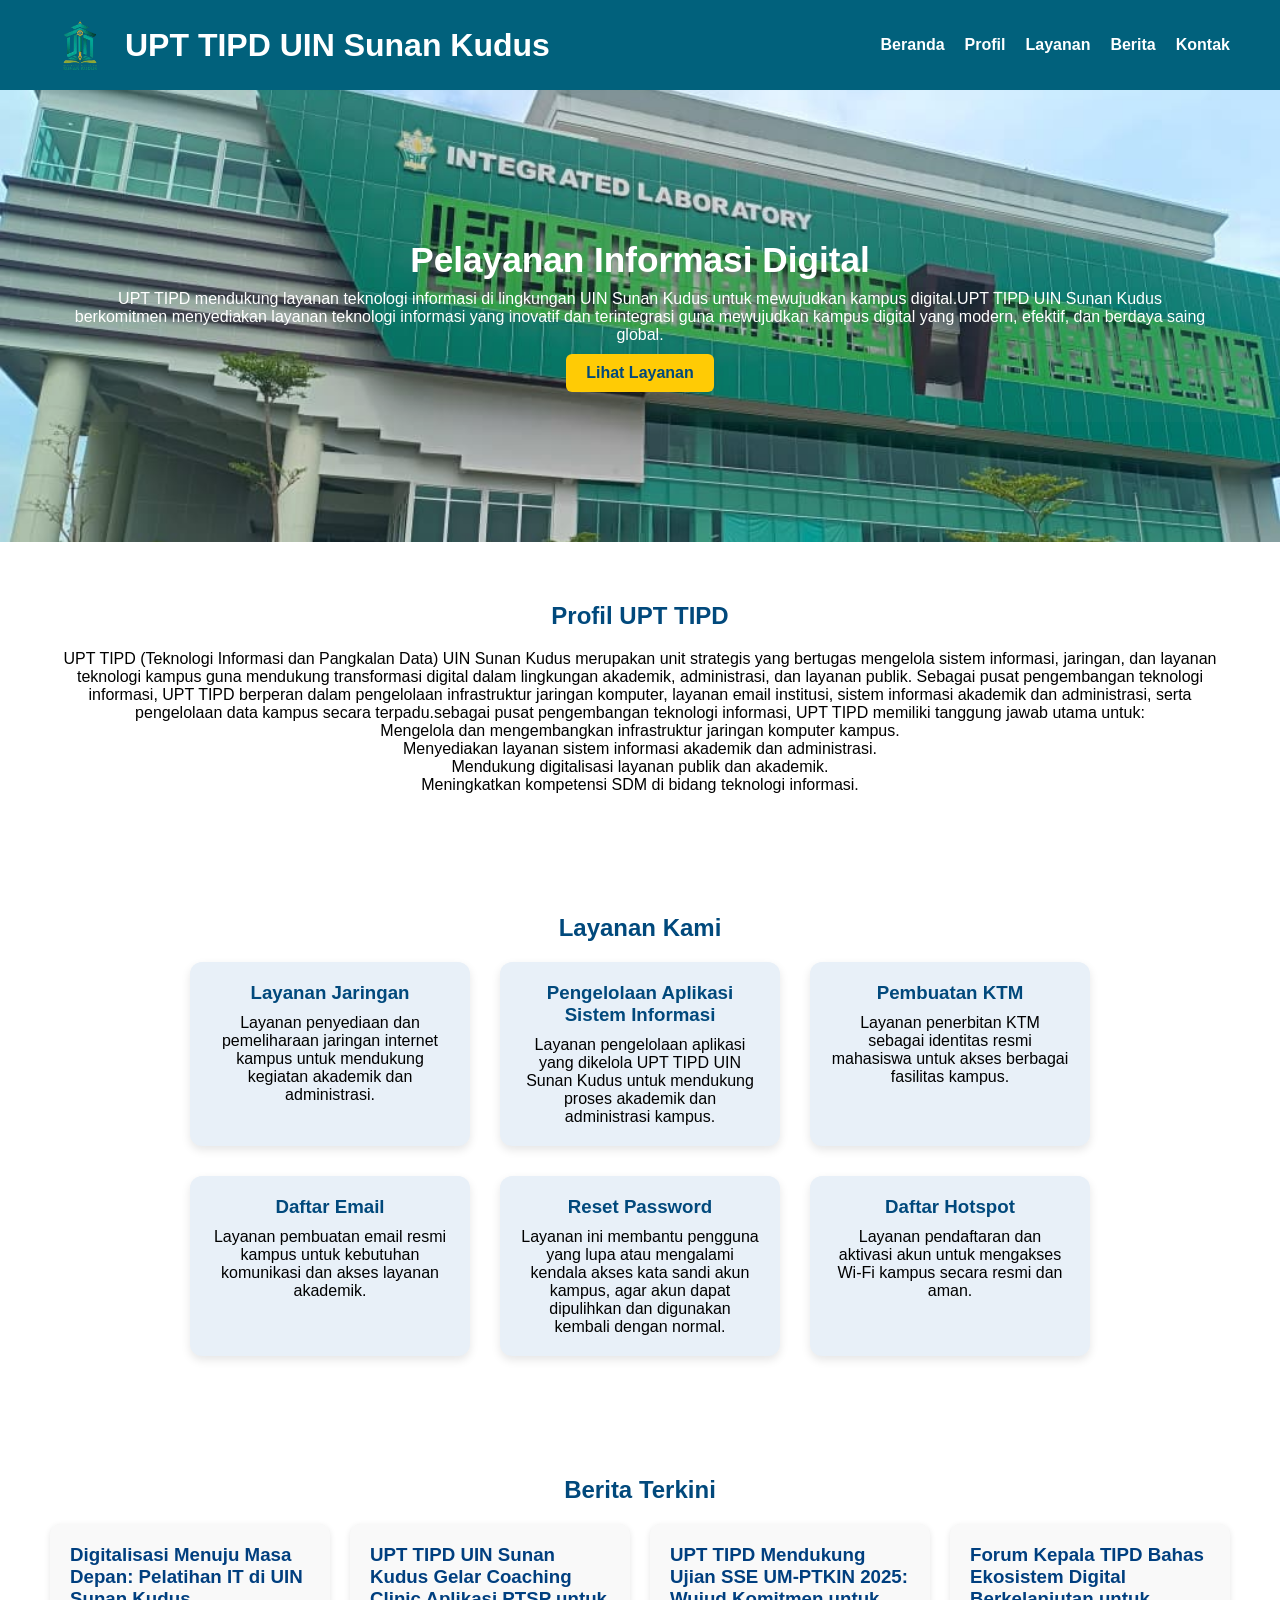
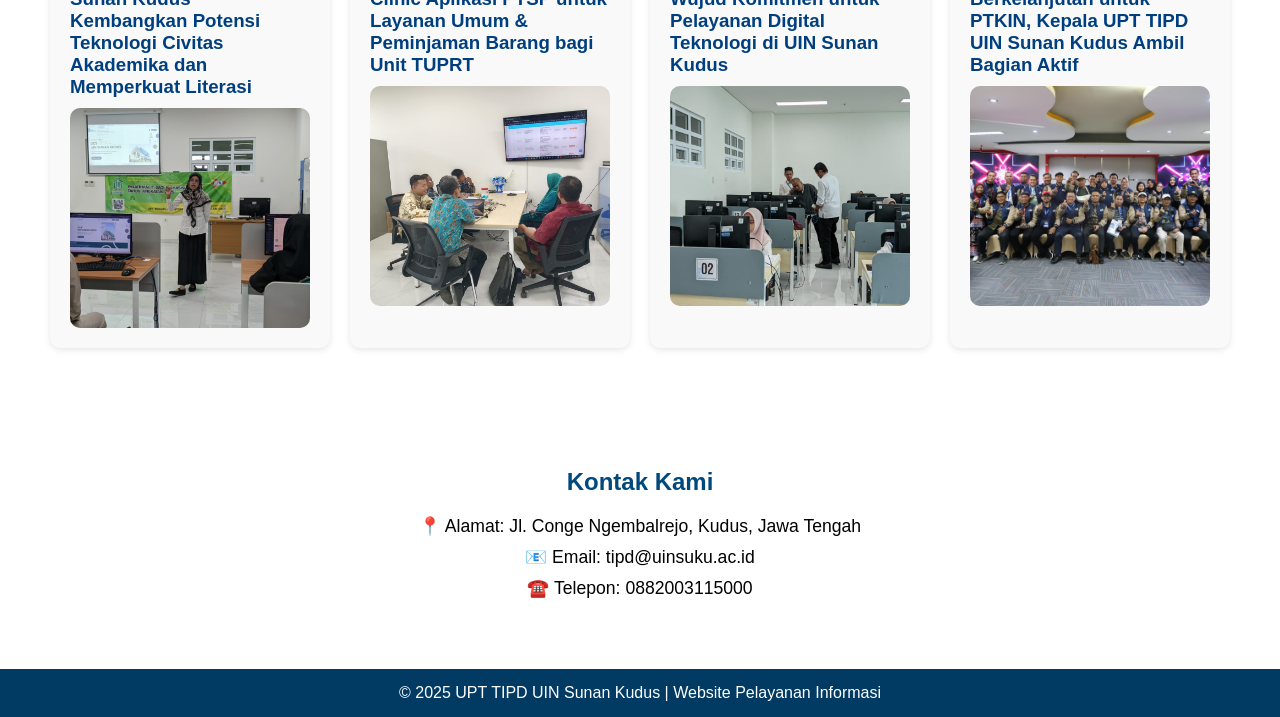
<file: index.html>
<!DOCTYPE html>
<html lang="id">
<head>
  <meta charset="UTF-8">
  <meta name="viewport" content="width=device-width, initial-scale=1.0">
  <title>UPT TIPD UIN Sunan Kudus</title>
  <link rel="stylesheet" href="style.css">
</head>
<body>

  <!-- Header -->
  <header>
    <div class="logo">
      <img src="logo_uin.jpg" alt="Logo UIN Sunan Kudus">
      <h1>UPT TIPD UIN Sunan Kudus</h1>
    </div>
    <nav>
      <ul>
        <li><a href="#beranda">Beranda</a></li>
        <li><a href="#profil">Profil</a></li>
        <li><a href="#layanan">Layanan</a></li>
        <li><a href="#berita">Berita</a></li>
        <li><a href="#kontak">Kontak</a></li>
      </ul>
    </nav>
  </header>

  <!-- Hero Section -->
  <section id="beranda" class="hero">
    <div class="hero-text">
      <h2>Pelayanan Informasi Digital</h2>
      <p>UPT TIPD mendukung layanan teknologi informasi di lingkungan UIN Sunan Kudus untuk mewujudkan kampus digital.UPT TIPD UIN Sunan Kudus berkomitmen menyediakan layanan teknologi informasi yang inovatif dan terintegrasi guna mewujudkan kampus digital yang modern, efektif, dan berdaya saing global.
</p>
      <a href="#layanan" class="btn">Lihat Layanan</a>
    </div>
  </section>

  <!-- Profil -->
  <section id="profil" class="content">
    <h2>Profil UPT TIPD</h2>
    <p>UPT TIPD (Teknologi Informasi dan Pangkalan Data) UIN Sunan Kudus merupakan unit strategis yang bertugas mengelola sistem informasi, jaringan, dan layanan teknologi kampus guna mendukung transformasi digital dalam lingkungan akademik, administrasi, dan layanan publik.

        Sebagai pusat pengembangan teknologi informasi, UPT TIPD berperan dalam pengelolaan infrastruktur jaringan komputer, layanan email institusi, sistem informasi akademik dan administrasi, serta pengelolaan data kampus secara terpadu.sebagai pusat pengembangan teknologi informasi, UPT TIPD memiliki tanggung jawab utama untuk:</p>
        
          <p>Mengelola dan mengembangkan infrastruktur jaringan komputer kampus.</p>
          <p>Menyediakan layanan sistem informasi akademik dan administrasi.</p>
          <p>Mendukung digitalisasi layanan publik dan akademik.</p>
          <p>Meningkatkan kompetensi SDM di bidang teknologi informasi.</p>
        
  </section>

  <!-- Layanan -->
  <section id="layanan" class="content services">
    <h2>Layanan Kami</h2>
    <div class="service-container">
      <div class="service-card">
      
        <a href="layanan_jaringan.html" class="layanan_lanj"><h3>Layanan Jaringan</h3></a>
        <p>Layanan penyediaan dan pemeliharaan jaringan internet kampus untuk mendukung kegiatan akademik dan administrasi.</p>
      </div>
      <div class="service-card">
        <a href="sistem_informasi.html" class="layanan_lanj"><h3>Pengelolaan Aplikasi Sistem Informasi</h3></a>
        <p>Layanan pengelolaan aplikasi yang dikelola UPT TIPD UIN Sunan Kudus untuk mendukung proses akademik dan administrasi kampus.</p>
      </div>
     
      <div class="service-card">
         <a href="pembuatan_ktm.html" class="layanan_lanj"> <h3>Pembuatan KTM</h3></a>
       
        <p>Layanan penerbitan KTM sebagai identitas resmi mahasiswa untuk akses berbagai fasilitas kampus.</p>
        </a>
      </div>
      
      <div class="service-card">
        <a href="https://tipd.iainkudus.ac.id/modul-daftar-email.html" target="_blank" rel="noopener noreferrer" class="layanan_lanj"><h3>Daftar Email</h3></a>
        </a>
        <p>Layanan pembuatan email resmi kampus untuk kebutuhan komunikasi dan akses layanan akademik.</p>
      </div>
      <div class="service-card">
        <a href="reser_password.html" class="layanan_lanj"><h3>Reset Password</h3></a>
        
        <p>Layanan ini membantu pengguna yang lupa atau mengalami kendala akses kata sandi akun kampus, agar akun dapat dipulihkan dan digunakan kembali dengan normal.</p>
      </div>
      <div class="service-card">
        <a href="daftar_hotspot.html" class="layanan_lanj"><h3>Daftar Hotspot</h3></a>
        <p>Layanan pendaftaran dan aktivasi akun untuk mengakses Wi-Fi kampus secara resmi dan aman.</p>
      </div>
    </div>
  </section>

  <!-- Berita -->
  <section id="berita" class="content news">
    <h2>Berita Terkini</h2>
    <div class="news-container">
      <article class="news-item">
        <a href="pelatihan_it.html" class="layanan_lanj"><h3>Digitalisasi Menuju Masa Depan: Pelatihan IT di UIN Sunan Kudus Kembangkan Potensi Teknologi Civitas Akademika dan Memperkuat Literasi</h3></a>
        <img src="pelatihan_it.jpg" alt="">
      </article>
      <article class="news-item">
        <a href="coacing_clinic.html" class="layanan_lanj"><h3>UPT TIPD UIN Sunan Kudus Gelar Coaching Clinic Aplikasi PTSP untuk Layanan Umum & Peminjaman Barang bagi Unit TUPRT</h3></a>
        <img src="coacing.jpg" alt="">
      </article>
      <article class="news-item">
        <a href="ujian_see.html" class="layanan_lanj"><h3>UPT TIPD Mendukung Ujian SSE UM-PTKIN 2025: Wujud Komitmen untuk Pelayanan Digital Teknologi di UIN Sunan Kudus </h3></a>
        <img class="layanan_img" src="ujian_sse.jpg" alt="">
      </article>
      <article class="news-item">
        <a href="ekosistem.html" class="layanan_lanj"><h3>Forum Kepala TIPD Bahas Ekosistem Digital Berkelanjutan untuk PTKIN, Kepala UPT TIPD UIN Sunan Kudus Ambil Bagian Aktif</h3></a>
        <img  src="ekosistem.jpg" alt="">
      </article>
    </div>
  </section>

  <!-- Kontak -->
  <section id="kontak" class="content contact">
    <h2>Kontak Kami</h2>
    <p>📍 Alamat: Jl. Conge Ngembalrejo, Kudus, Jawa Tengah</p>
    <p>📧 Email: tipd@uinsuku.ac.id</p>
    <p>☎️ Telepon: 0882003115000</p>
  </section>

  <!-- Footer -->
  <footer>
    <p>© 2025 UPT TIPD UIN Sunan Kudus | Website Pelayanan Informasi</p>
  </footer>

</body>
</html>
</file>
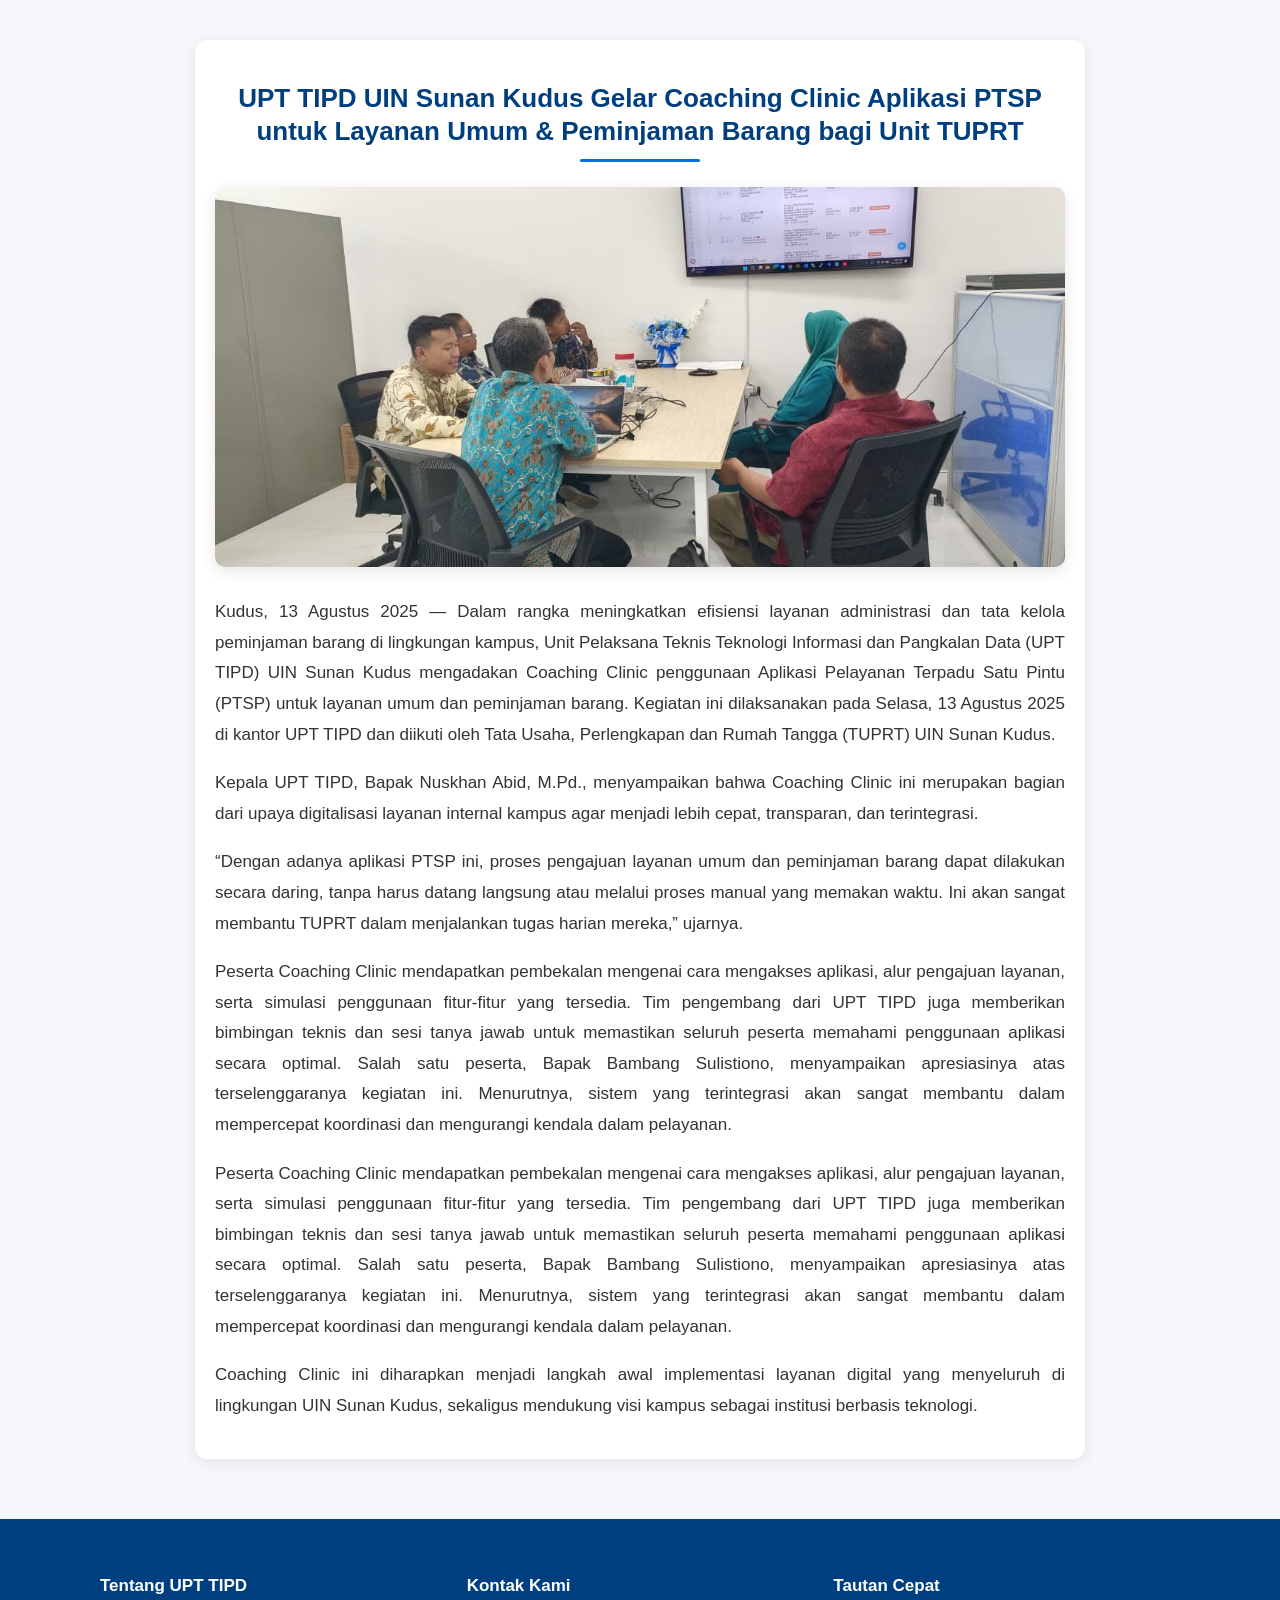
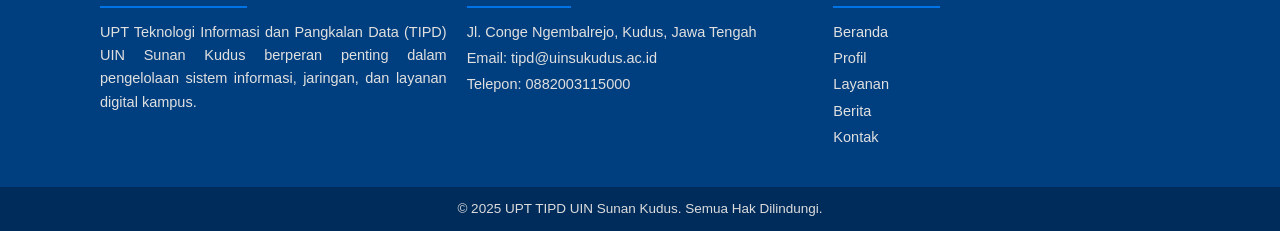
<file: coacing_clinic.html>
<!DOCTYPE html>
<html lang="id">
<head>
  <meta charset="UTF-8">
  <meta name="viewport" content="width=device-width, initial-scale=1.0">
  <title>Coaching Clinic</title>
  <style>
    /* ====== BODY DAN TEKS ====== */
    body {
      font-family: "Segoe UI", Arial, sans-serif;
      margin: 0;
      line-height: 1.8;
      color: #333;
      background-color: #f5f7fa;
      animation: fadeIn 1s ease-in-out;
    }

    @keyframes fadeIn {
      from { opacity: 0; transform: translateY(20px); }
      to { opacity: 1; transform: translateY(0); }
    }

    .container {
      max-width: 850px;
      margin: 40px auto;
      padding: 20px;
      background: #fff;
      border-radius: 12px;
      box-shadow: 0 4px 15px rgba(0,0,0,0.08);
    }

    h2 {
      color: #003f7f;
      text-align: center;
      margin-bottom: 10px;
      line-height: 1.3;
      font-size: 26px;
    }

    .subline {
      width: 120px;
      height: 3px;
      background-color: #0073e6;
      margin: 10px auto 25px;
      border-radius: 5px;
    }

    .hero-img {
      display: block;
      width: 100%;
      max-height: 380px;
      object-fit: cover;
      border-radius: 10px;
      box-shadow: 0 4px 15px rgba(0,0,0,0.1);
      margin-bottom: 30px;
    }

    h4 {
      color: #005bb5;
      margin-top: 30px;
      font-size: 20px;
      position: relative;
    }

    h4::before {
      content: "";
      position: absolute;
      width: 35px;
      height: 3px;
      background-color: #0073e6;
      bottom: -5px;
      left: 0;
      border-radius: 3px;
    }

    p {
      text-align: justify;
      margin-bottom: 18px;
      font-size: 17px;
    }

    /* ====== FOOTER PENUH tapi ramping ====== */
    footer {
      background-color: #003f7f;
      color: white;
      margin-top: 60px;
    }

    .footer-container {
      max-width: 1100px;
      margin: auto;
      display: flex;
      flex-wrap: wrap;
      justify-content: space-between;
      padding: 25px 20px; /* lebih kecil dari versi sebelumnya */
    }

    .footer-section {
      flex: 1 1 250px;
      margin: 10px;
    }

    .footer-section h3 {
      font-size: 17px;
      margin-bottom: 10px;
      color: #ffffff;
      border-bottom: 2px solid #0073e6;
      display: inline-block;
      padding-bottom: 4px;
    }

    .footer-section p, 
    .footer-section a {
      font-size: 14.5px;
      color: #e0e0e0;
      text-decoration: none;
      line-height: 1.6;
      margin: 3px 0;
    }

    .footer-section a:hover {
      color: #aad4ff;
      text-decoration: underline;
    }

    .footer-bottom {
      text-align: center;
      background-color: #002c5c;
      padding: 10px; /* dikurangi agar lebih tipis */
      font-size: 13.5px;
      color: #dcdcdc;
    }

    @media (max-width: 768px) {
      .footer-container {
        flex-direction: column;
        text-align: center;
      }
      .footer-section {
        margin: 10px 0;
      }
    }
  </style>
</head>
<body>

  <div class="container">
    <h2>UPT TIPD UIN Sunan Kudus Gelar Coaching Clinic Aplikasi PTSP untuk Layanan Umum & Peminjaman Barang bagi Unit TUPRT</h2>
    <div class="subline"></div>

    <img src="coacing.jpg" alt="Pelatihan IT UIN Sunan Kudus" class="hero-img">

    <p>Kudus, 13 Agustus 2025 — Dalam rangka meningkatkan efisiensi layanan administrasi dan tata kelola peminjaman barang di lingkungan kampus, Unit Pelaksana Teknis Teknologi Informasi dan Pangkalan Data (UPT TIPD) UIN Sunan Kudus mengadakan Coaching Clinic penggunaan Aplikasi Pelayanan Terpadu Satu Pintu (PTSP) untuk layanan umum dan peminjaman barang. Kegiatan ini dilaksanakan pada Selasa, 13 Agustus 2025 di kantor UPT TIPD dan diikuti oleh Tata Usaha, Perlengkapan dan Rumah Tangga (TUPRT) UIN Sunan Kudus.</p>
    <p>Kepala UPT TIPD, Bapak Nuskhan Abid, M.Pd., menyampaikan bahwa Coaching Clinic ini merupakan bagian dari upaya digitalisasi layanan internal kampus agar menjadi lebih cepat, transparan, dan terintegrasi.</p>
    <p>“Dengan adanya aplikasi PTSP ini, proses pengajuan layanan umum dan peminjaman barang dapat dilakukan secara daring, tanpa harus datang langsung atau melalui proses manual yang memakan waktu. Ini akan sangat membantu TUPRT dalam menjalankan tugas harian mereka,” ujarnya.</p>
    <p>Peserta Coaching Clinic mendapatkan pembekalan mengenai cara mengakses aplikasi, alur pengajuan layanan, serta simulasi penggunaan fitur-fitur yang tersedia. Tim pengembang dari UPT TIPD juga memberikan bimbingan teknis dan sesi tanya jawab untuk memastikan seluruh peserta memahami penggunaan aplikasi secara optimal. Salah satu peserta, Bapak Bambang Sulistiono, menyampaikan apresiasinya atas terselenggaranya kegiatan ini. Menurutnya, sistem yang terintegrasi akan sangat membantu dalam mempercepat koordinasi dan mengurangi kendala dalam pelayanan.</p>
    <p>Peserta Coaching Clinic mendapatkan pembekalan mengenai cara mengakses aplikasi, alur pengajuan layanan, serta simulasi penggunaan fitur-fitur yang tersedia. Tim pengembang dari UPT TIPD juga memberikan bimbingan teknis dan sesi tanya jawab untuk memastikan seluruh peserta memahami penggunaan aplikasi secara optimal. Salah satu peserta, Bapak Bambang Sulistiono, menyampaikan apresiasinya atas terselenggaranya kegiatan ini. Menurutnya, sistem yang terintegrasi akan sangat membantu dalam mempercepat koordinasi dan mengurangi kendala dalam pelayanan.</p>
    <p>Coaching Clinic ini diharapkan menjadi langkah awal implementasi layanan digital yang menyeluruh di lingkungan UIN Sunan Kudus, sekaligus mendukung visi kampus sebagai institusi berbasis teknologi.</p>


  </div>

  <!-- ✅ FOOTER PENUH & RAMPING -->
  <footer>
    <div class="footer-container">
      <div class="footer-section">
        <h3>Tentang UPT TIPD</h3>
        <p>UPT Teknologi Informasi dan Pangkalan Data (TIPD) UIN Sunan Kudus berperan penting dalam pengelolaan sistem informasi, jaringan, dan layanan digital kampus.</p>
      </div>

      <div class="footer-section">
        <h3>Kontak Kami</h3>
        <p>Jl. Conge Ngembalrejo, Kudus, Jawa Tengah</p>
        <p>Email: <a href="mailto:tipd@uinsukudus.ac.id">tipd@uinsukudus.ac.id</a></p>
        <p>Telepon: 0882003115000</p>
      </div>

      <div class="footer-section">
        <h3>Tautan Cepat</h3>
        <p><a href="#beranda">Beranda</a></p>
        <p><a href="#profil">Profil</a></p>
        <p><a href="#layanan">Layanan</a></p>
        <p><a href="#berita">Berita</a></p>
        <p><a href="#kontak">Kontak</a></p>
      </div>
    </div>

    <div class="footer-bottom">
      © 2025 UPT TIPD UIN Sunan Kudus. Semua Hak Dilindungi.
    </div>
  </footer>

</body>
</html>
</file>
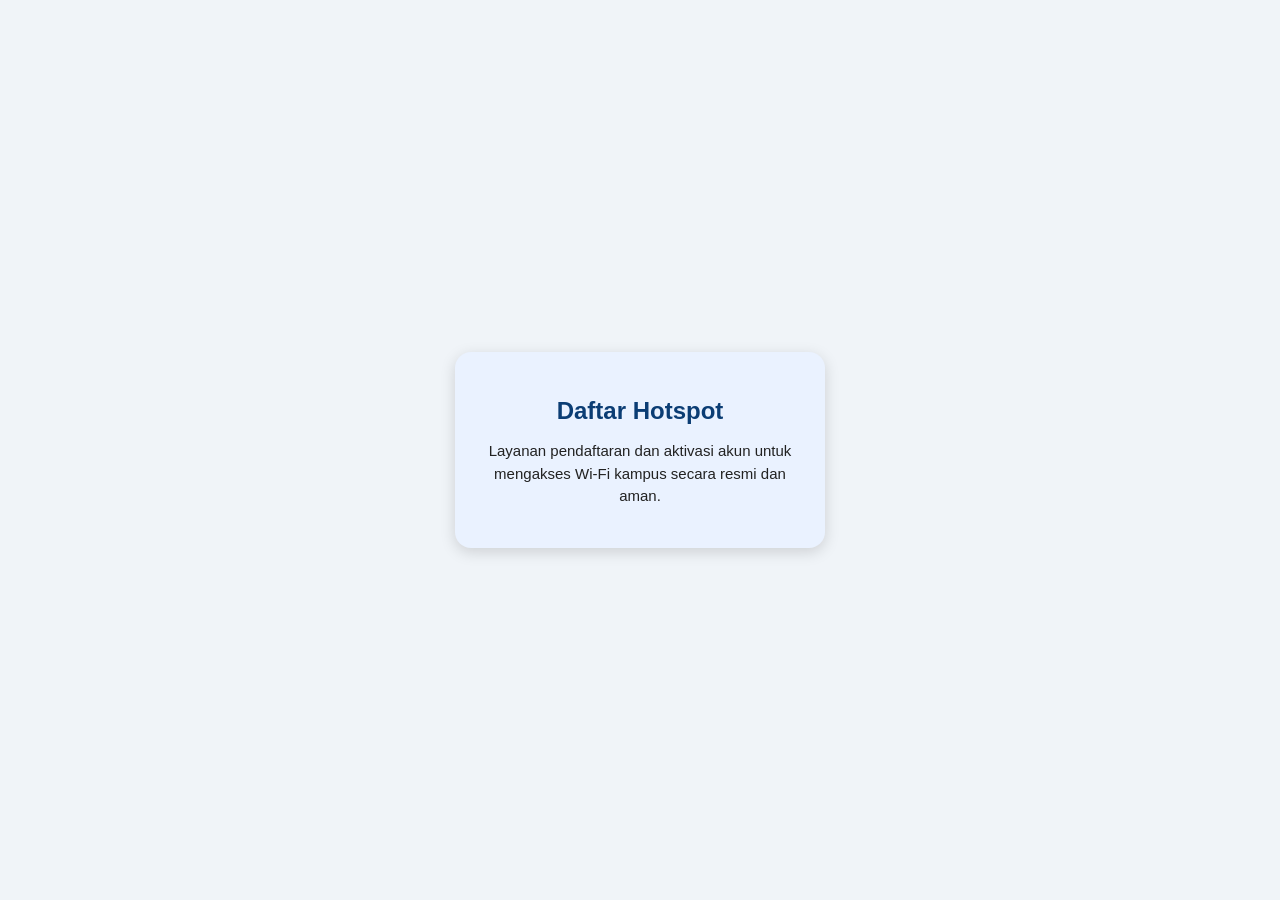
<file: daftar_hotspot.html>
<!DOCTYPE html>
<html lang="id">
<head>
<meta charset="UTF-8">
<title>Daftar Hotspot</title>

<style>
    body {
        margin: 0;
        font-family: "Poppins", sans-serif;
        background: #f0f4f8;
        display: flex;
        justify-content: center;
        align-items: center;
        height: 100vh;
    }

    /* KARTU */
    .card {
        width: 320px;
        background: #eaf2ff;
        padding: 25px;
        border-radius: 16px;
        text-align: center;
        box-shadow: 0 4px 15px rgba(0,0,0,0.15);
        cursor: pointer;
        transition: 0.25s;
    }

    .card:hover {
        transform: scale(1.05);
        box-shadow: 0 8px 22px rgba(0,0,0,0.25);
    }

    .card h2 {
        color: #0b3d74;
        margin-bottom: 12px;
    }

    .card p {
        color: #222;
        font-size: 15px;
        line-height: 1.5;
    }

    /* MODAL */
    .modal-bg {
        display: none;
        position: fixed;
        top: 0; left: 0;
        width: 100%; height: 100%;
        background: rgba(0,0,0,0.45);
        backdrop-filter: blur(4px);
        justify-content: center;
        align-items: center;
        padding: 20px;
    }

    .modal-box {
        width: 420px;
        background: #fff;
        padding: 28px;
        border-radius: 18px;
        box-shadow: 0 6px 25px rgba(0,0,0,0.25);
        animation: fadeIn 0.3s ease;
    }

    @keyframes fadeIn {
        from {opacity: 0; transform: translateY(20px);}
        to {opacity: 1; transform: translateY(0);}
    }

    .modal-box h3 {
        margin-top: 0;
        font-size: 24px;
        color: #0b3d74;
    }

    .close {
        float: right;
        font-size: 24px;
        cursor: pointer;
        color: #444;
    }

    ul {
        margin-top: 10px;
        padding-left: 18px;
        font-size: 15px;
        line-height: 1.6;
    }

    /* KONTAK BOX */
    .contact {
        margin-top: 18px;
        padding: 14px;
        background: #eaf2ff;
        border-radius: 12px;
        text-align: center;
    }

    .contact a {
        text-decoration: none;
        color: #0b3d74;
        font-weight: 600;
        font-size: 17px;
    }

    /* QR */
    .qr-box {
        text-align: center;
        margin-top: 15px;
    }

    .qr-box img {
        width: 150px;
        border-radius: 12px;
        box-shadow: 0 4px 15px rgba(0,0,0,0.2);
    }
</style>
</head>

<body>

<!-- KARTU -->
<div class="card" onclick="openModal()">
    <h2>Daftar Hotspot</h2>
    <p>Layanan pendaftaran dan aktivasi akun untuk mengakses Wi-Fi kampus secara resmi dan aman.</p>
</div>

<!-- POPUP -->
<div class="modal-bg" id="modal">
    <div class="modal-box">
        <span class="close" onclick="closeModal()">&times;</span>

        <h3>Cara Daftar Hotspot</h3>
        <p>Untuk melakukan pendaftaran hotspot, silakan menghubungi WhatsApp Smurt dan kirimkan permohonan dengan format berikut:</p>

        <ul>
            <li>Nama</li>
            <li>Nomor HP</li>
            <li>Gedung (Misalnya: Laboratorium, Perpustakaan, Rektorat)</li>
            <li>Posisi (Misalnya: OB, Security, Dosen, Pegawai)</li>
        </ul>

        <!-- KONTAK WA -->
        <div class="contact">
            <p><b>Hubungi Admin:</b></p>
            <a href="https://wa.me/62888003115000" target="_blank">
                📞 +62 882-0031-15000
            </a>
        </div>

        <!-- QR -->
        <div class="qr-box">
            <p>Scan untuk menghubungi via WhatsApp:</p>
            <img src="barcord.jpg" alt="QR WA">
        </div>
    </div>
</div>

<script>
function openModal() {
    document.getElementById("modal").style.display = "flex";
}
function closeModal() {
    document.getElementById("modal").style.display = "none";
}
</script>

</body>
</html>
</file>
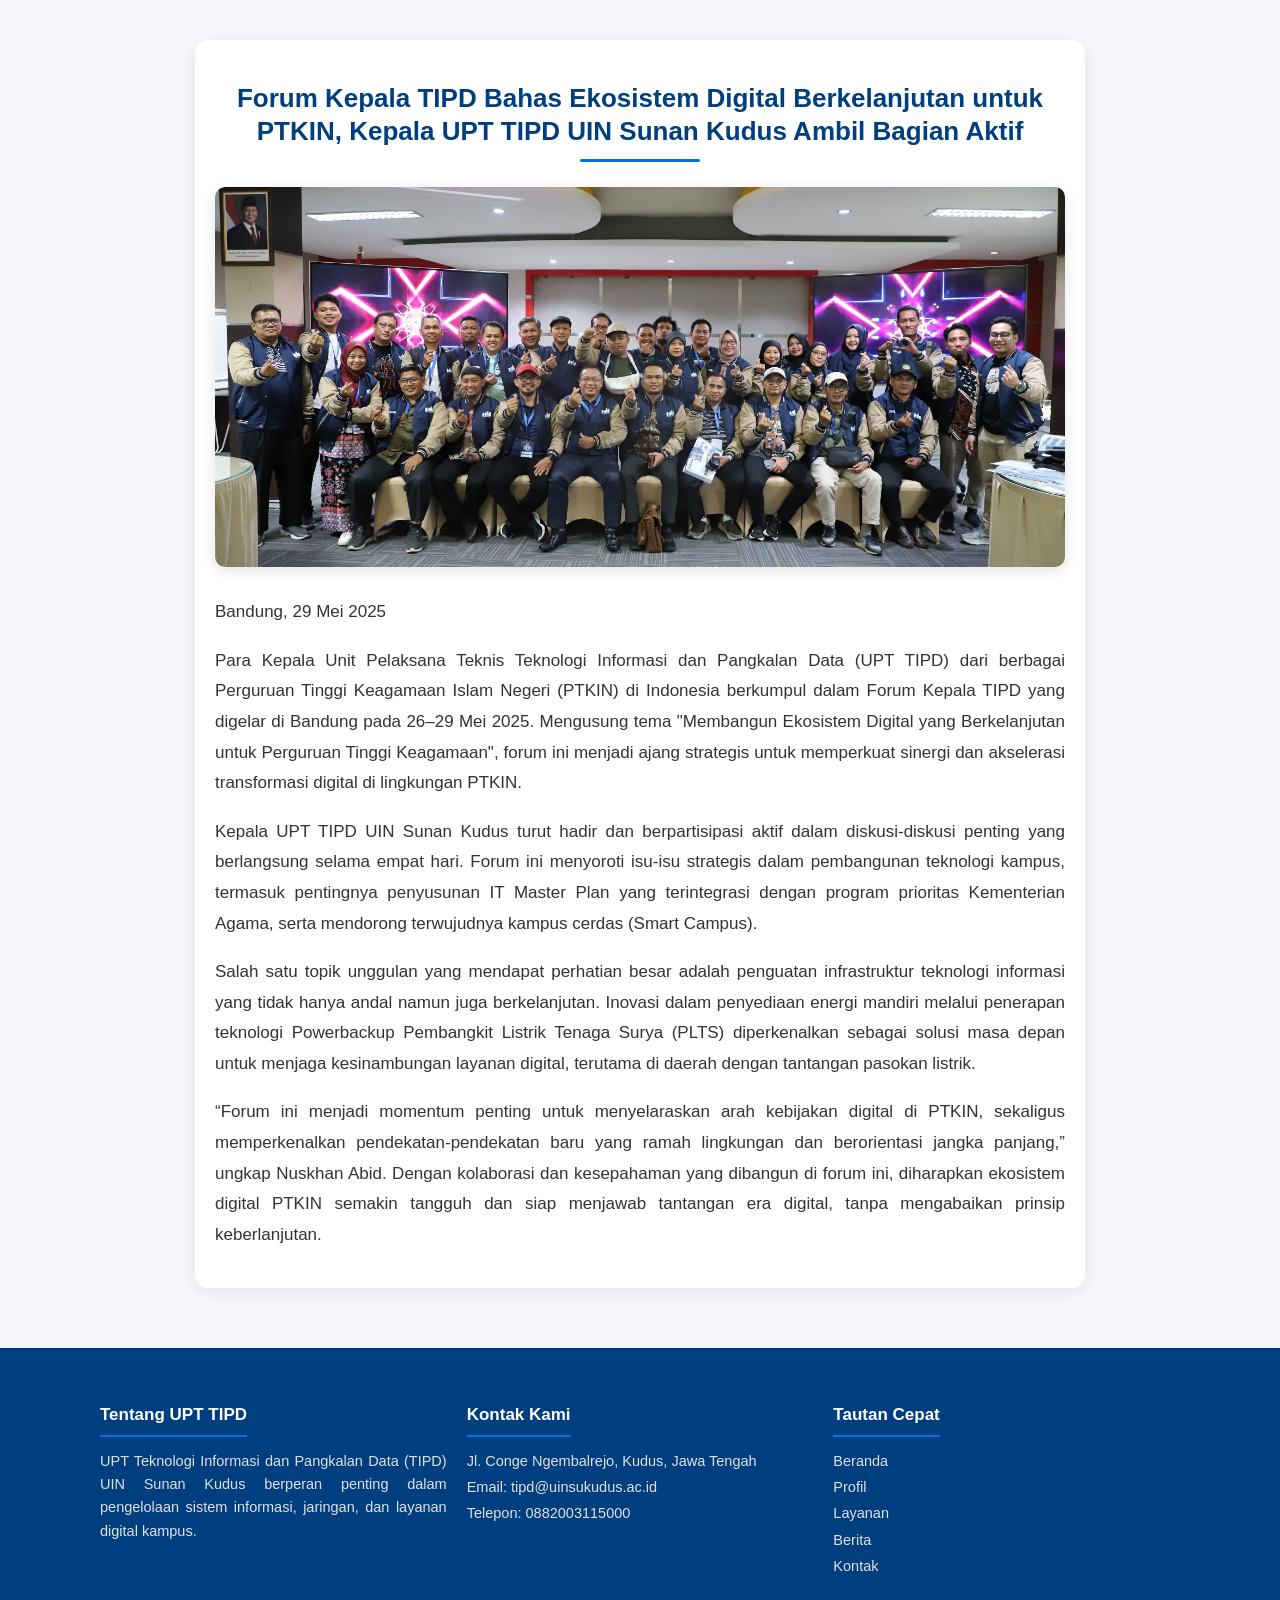
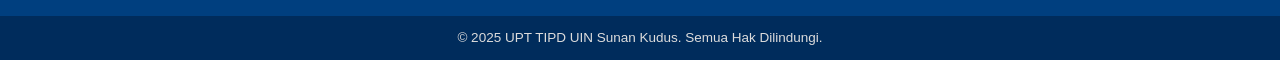
<file: ekosistem.html>
<!DOCTYPE html>
<html lang="id">
<head>
  <meta charset="UTF-8">
  <meta name="viewport" content="width=device-width, initial-scale=1.0">
  <title>Pelatihan IT UIN Sunan Kudus</title>
  <style>
    /* ====== BODY DAN TEKS ====== */
    body {
      font-family: "Segoe UI", Arial, sans-serif;
      margin: 0;
      line-height: 1.8;
      color: #333;
      background-color: #f5f7fa;
      animation: fadeIn 1s ease-in-out;
    }

    @keyframes fadeIn {
      from { opacity: 0; transform: translateY(20px); }
      to { opacity: 1; transform: translateY(0); }
    }

    .container {
      max-width: 850px;
      margin: 40px auto;
      padding: 20px;
      background: #fff;
      border-radius: 12px;
      box-shadow: 0 4px 15px rgba(0,0,0,0.08);
    }

    h2 {
      color: #003f7f;
      text-align: center;
      margin-bottom: 10px;
      line-height: 1.3;
      font-size: 26px;
    }

    .subline {
      width: 120px;
      height: 3px;
      background-color: #0073e6;
      margin: 10px auto 25px;
      border-radius: 5px;
    }

    .hero-img {
      display: block;
      width: 100%;
      max-height: 380px;
      object-fit: cover;
      border-radius: 10px;
      box-shadow: 0 4px 15px rgba(0,0,0,0.1);
      margin-bottom: 30px;
    }

    h4 {
      color: #005bb5;
      margin-top: 30px;
      font-size: 20px;
      position: relative;
    }

    h4::before {
      content: "";
      position: absolute;
      width: 35px;
      height: 3px;
      background-color: #0073e6;
      bottom: -5px;
      left: 0;
      border-radius: 3px;
    }

    p {
      text-align: justify;
      margin-bottom: 18px;
      font-size: 17px;
    }

    /* ====== FOOTER PENUH tapi ramping ====== */
    footer {
      background-color: #003f7f;
      color: white;
      margin-top: 60px;
    }

    .footer-container {
      max-width: 1100px;
      margin: auto;
      display: flex;
      flex-wrap: wrap;
      justify-content: space-between;
      padding: 25px 20px; /* lebih kecil dari versi sebelumnya */
    }

    .footer-section {
      flex: 1 1 250px;
      margin: 10px;
    }

    .footer-section h3 {
      font-size: 17px;
      margin-bottom: 10px;
      color: #ffffff;
      border-bottom: 2px solid #0073e6;
      display: inline-block;
      padding-bottom: 4px;
    }

    .footer-section p, 
    .footer-section a {
      font-size: 14.5px;
      color: #e0e0e0;
      text-decoration: none;
      line-height: 1.6;
      margin: 3px 0;
    }

    .footer-section a:hover {
      color: #aad4ff;
      text-decoration: underline;
    }

    .footer-bottom {
      text-align: center;
      background-color: #002c5c;
      padding: 10px; /* dikurangi agar lebih tipis */
      font-size: 13.5px;
      color: #dcdcdc;
    }

    @media (max-width: 768px) {
      .footer-container {
        flex-direction: column;
        text-align: center;
      }
      .footer-section {
        margin: 10px 0;
      }
    }
  </style>
</head>
<body>

  <div class="container">
    <h2>Forum Kepala TIPD Bahas Ekosistem Digital Berkelanjutan untuk PTKIN, Kepala UPT TIPD UIN Sunan Kudus Ambil Bagian Aktif</h2>
    <div class="subline"></div>

    <img src="ekosistem.jpg" alt="Pelatihan IT UIN Sunan Kudus" class="hero-img">

    <p>Bandung, 29 Mei 2025</p>
    <p>Para Kepala Unit Pelaksana Teknis Teknologi Informasi dan Pangkalan Data (UPT TIPD) dari berbagai Perguruan Tinggi Keagamaan Islam Negeri (PTKIN) di Indonesia berkumpul dalam Forum Kepala TIPD yang digelar di Bandung pada 26–29 Mei 2025. Mengusung tema "Membangun Ekosistem Digital yang Berkelanjutan untuk Perguruan Tinggi Keagamaan", forum ini menjadi ajang strategis untuk memperkuat sinergi dan akselerasi transformasi digital di lingkungan PTKIN.</p>
    <p>Kepala UPT TIPD UIN Sunan Kudus turut hadir dan berpartisipasi aktif dalam diskusi-diskusi penting yang berlangsung selama empat hari. Forum ini menyoroti isu-isu strategis dalam pembangunan teknologi kampus, termasuk pentingnya penyusunan IT Master Plan yang terintegrasi dengan program prioritas Kementerian Agama, serta mendorong terwujudnya kampus cerdas (Smart Campus).</p>
    <p>Salah satu topik unggulan yang mendapat perhatian besar adalah penguatan infrastruktur teknologi informasi yang tidak hanya andal namun juga berkelanjutan. Inovasi dalam penyediaan energi mandiri melalui penerapan teknologi Powerbackup Pembangkit Listrik Tenaga Surya (PLTS) diperkenalkan sebagai solusi masa depan untuk menjaga kesinambungan layanan digital, terutama di daerah dengan tantangan pasokan listrik.</p>
    <p>“Forum ini menjadi momentum penting untuk menyelaraskan arah kebijakan digital di PTKIN, sekaligus memperkenalkan pendekatan-pendekatan baru yang ramah lingkungan dan berorientasi jangka panjang,” ungkap Nuskhan Abid.

Dengan kolaborasi dan kesepahaman yang dibangun di forum ini, diharapkan ekosistem digital PTKIN semakin tangguh dan siap menjawab tantangan era digital, tanpa mengabaikan prinsip keberlanjutan.</p>
  </div>

  <!-- ✅ FOOTER PENUH & RAMPING -->
  <footer>
    <div class="footer-container">
      <div class="footer-section">
        <h3>Tentang UPT TIPD</h3>
        <p>UPT Teknologi Informasi dan Pangkalan Data (TIPD) UIN Sunan Kudus berperan penting dalam pengelolaan sistem informasi, jaringan, dan layanan digital kampus.</p>
      </div>

      <div class="footer-section">
        <h3>Kontak Kami</h3>
        <p>Jl. Conge Ngembalrejo, Kudus, Jawa Tengah</p>
        <p>Email: <a href="mailto:tipd@uinsukudus.ac.id">tipd@uinsukudus.ac.id</a></p>
        <p>Telepon: 0882003115000</p>
      </div>

      <div class="footer-section">
        <h3>Tautan Cepat</h3>
        <p><a href="#beranda">Beranda</a></p>
        <p><a href="#profil">Profil</a></p>
        <p><a href="#layanan">Layanan</a></p>
        <p><a href="#berita">Berita</a></p>
        <p><a href="#kontak">Kontak</a></p>
      </div>
    </div>

    <div class="footer-bottom">
      © 2025 UPT TIPD UIN Sunan Kudus. Semua Hak Dilindungi.
    </div>
  </footer>

</body>
</html>
</file>
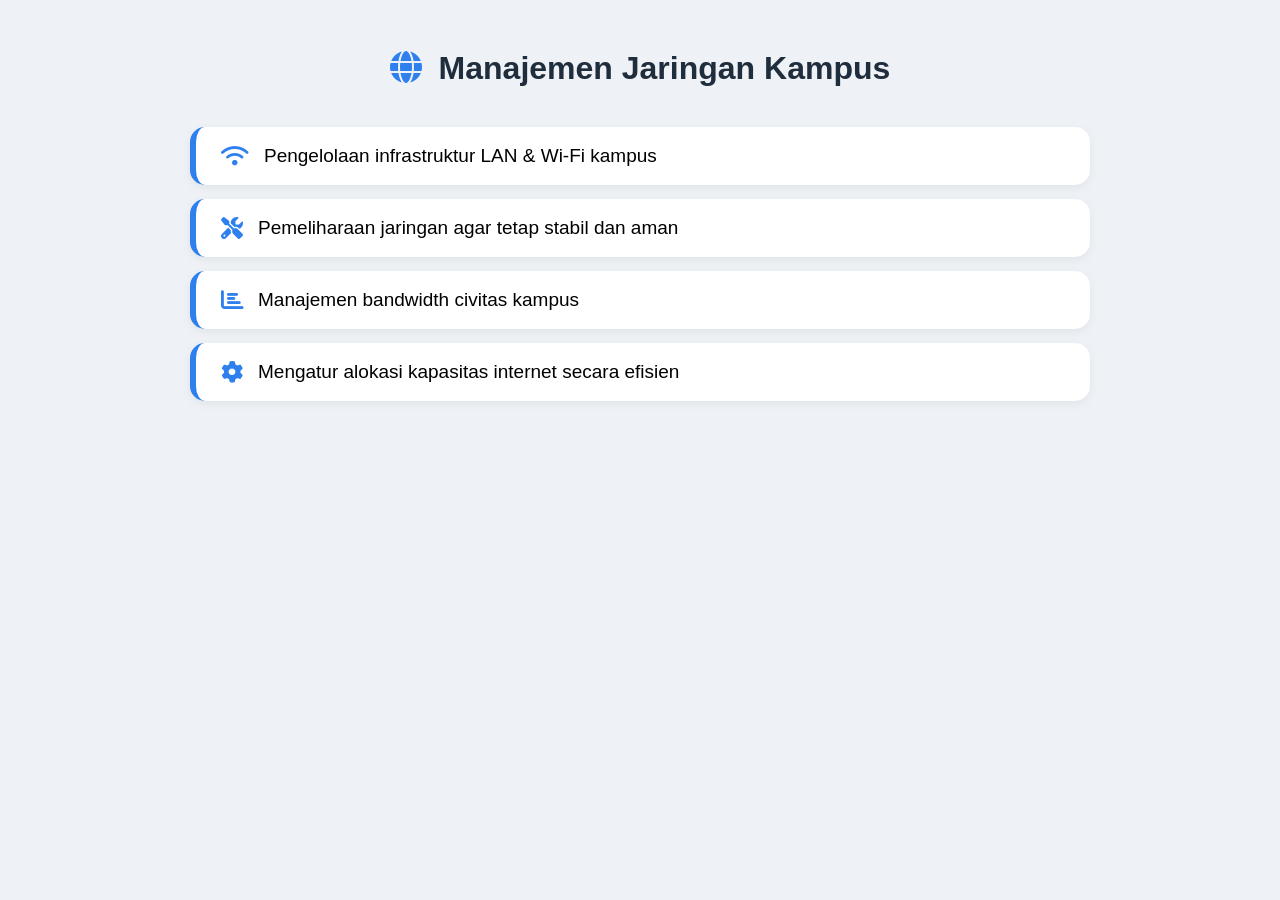
<file: layanan_jaringan.html>
<!DOCTYPE html>
<html lang="id">
<head>
  <meta charset="UTF-8">
  <meta name="viewport" content="width=device-width, initial-scale=1.0">
  <title>Manajemen Jaringan Kampus</title>
  <link rel="stylesheet" href="style.css">
  <style>body {
  font-family: "Poppins", sans-serif;
  background: #eef2f7;
  margin: 0;
  padding: 50px 0;
}

.container {
  width: 90%;
  max-width: 900px;
  margin: auto;
  text-align: center;
}

h1 {
  font-size: 32px;
  font-weight: 600;
  color: #1f2d3d;
  margin-bottom: 40px;
}

h1 i {
  color: #2f80ed;
  margin-right: 8px;
}

.card {
  background: white;
  padding: 18px 25px;
  border-radius: 15px;
  margin: 14px 0;
  font-size: 19px;
  text-align: left;
  display: flex;
  align-items: center;
  gap: 15px;
  border-left: 6px solid #2f80ed;
  cursor: pointer;

  box-shadow: 0 3px 10px rgba(0,0,0,0.06);
  transition: 0.30s;
}

.card:hover {
  transform: translateY(-4px);
  box-shadow: 0 10px 20px rgba(0,0,0,0.12);
}

.card i {
  font-size: 22px;
  color: #2f80ed;
}
</style>

  <!-- Google Font -->
  <link href="https://fonts.googleapis.com/css2?family=Poppins:wght@300;400;600&display=swap" rel="stylesheet">

  <!-- ICONS -->
  <link rel="stylesheet" href="https://cdnjs.cloudflare.com/ajax/libs/font-awesome/6.5.0/css/all.min.css">

</head>
<body>

  <div class="container">
      <h1><i class="fa-solid fa-globe"></i> Manajemen Jaringan Kampus</h1>

      <div class="card"><i class="fa-solid fa-wifi"></i> Pengelolaan infrastruktur LAN & Wi-Fi kampus</div>
      <div class="card"><i class="fa-solid fa-screwdriver-wrench"></i> Pemeliharaan jaringan agar tetap stabil dan aman</div>
      <div class="card"><i class="fa-solid fa-chart-bar"></i> Manajemen bandwidth civitas kampus</div>
      <div class="card"><i class="fa-solid fa-gear"></i> Mengatur alokasi kapasitas internet secara efisien</div>
  </div>

</body>
</html>
</file>
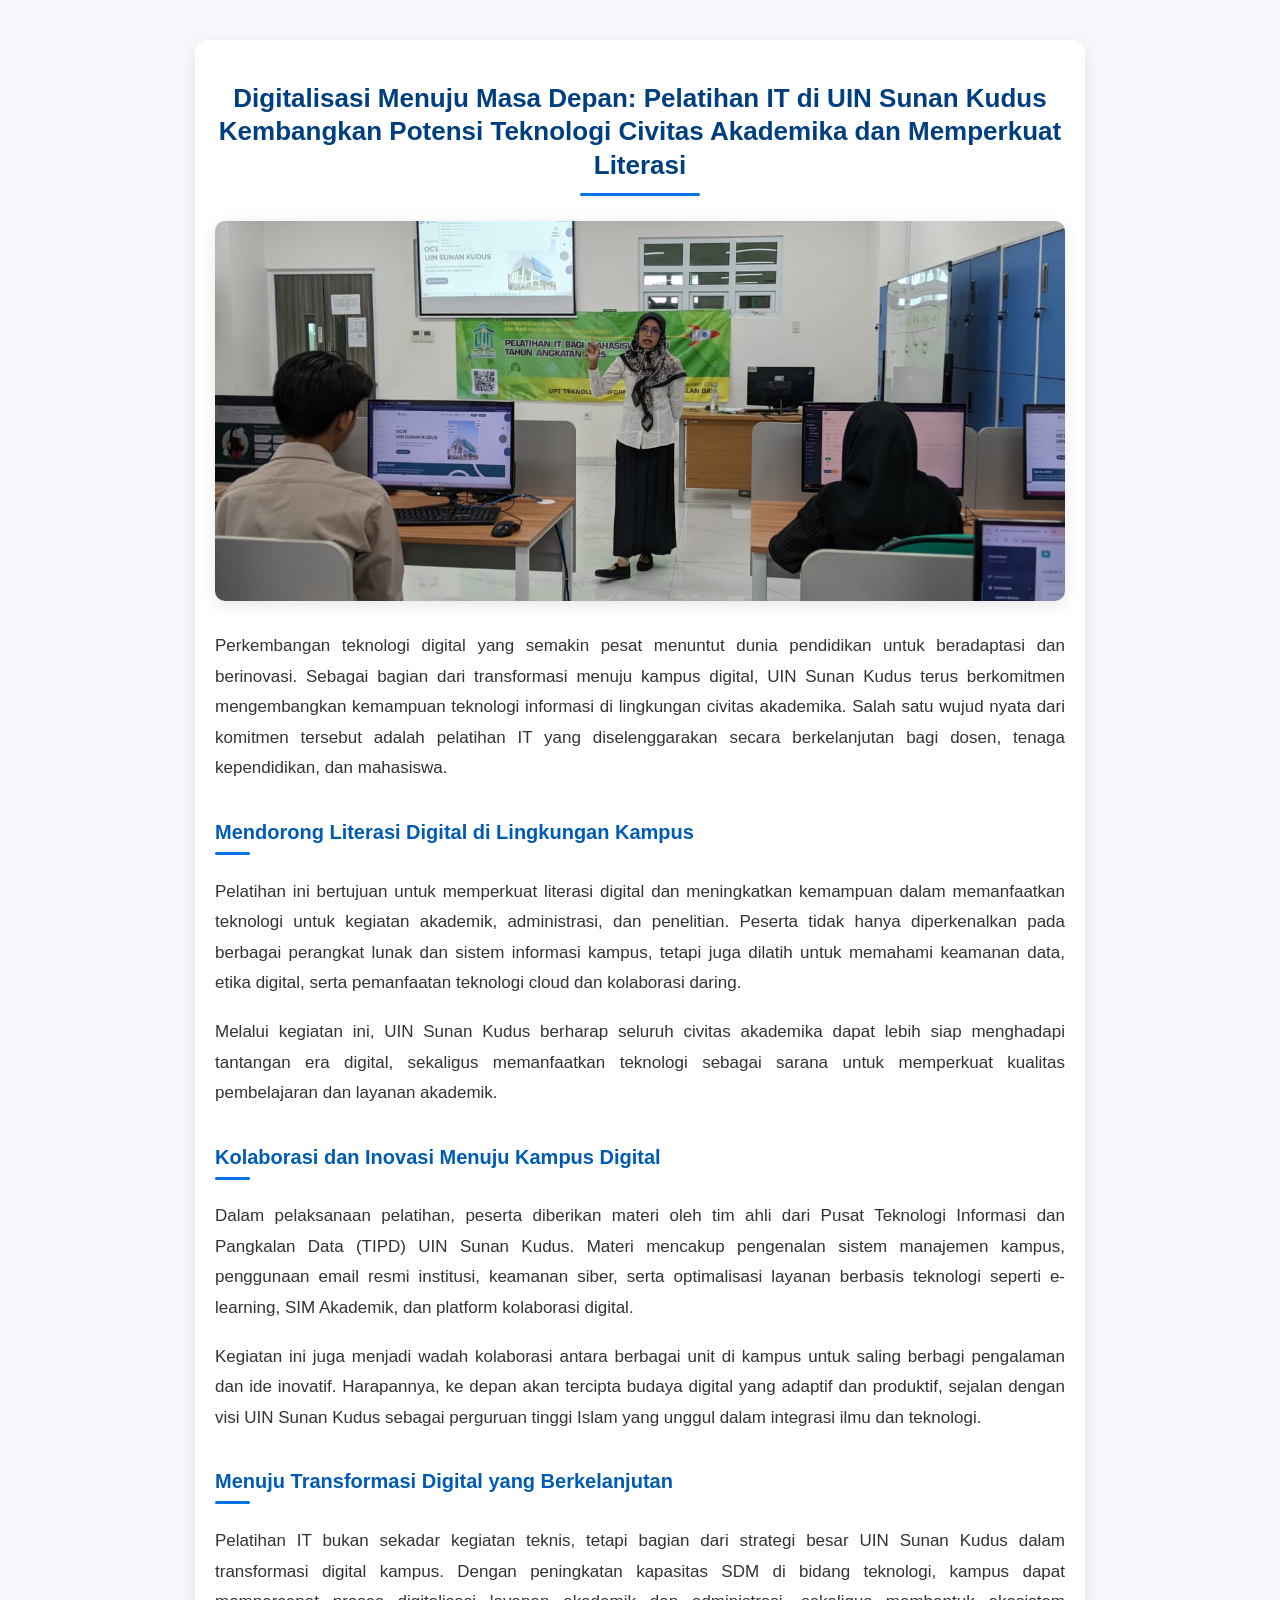
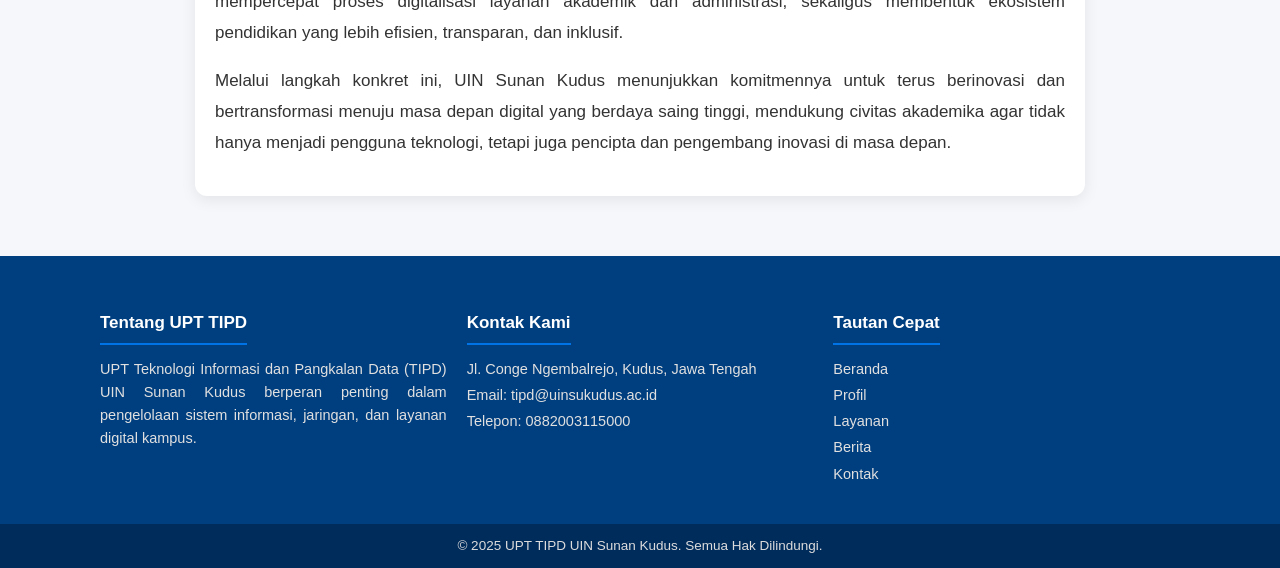
<file: pelatihan_it.html>
<!DOCTYPE html>
<html lang="id">
<head>
  <meta charset="UTF-8">
  <meta name="viewport" content="width=device-width, initial-scale=1.0">
  <title>Pelatihan IT UIN Sunan Kudus</title>
  <style>
    /* ====== BODY DAN TEKS ====== */
    body {
      font-family: "Segoe UI", Arial, sans-serif;
      margin: 0;
      line-height: 1.8;
      color: #333;
      background-color: #f5f7fa;
      animation: fadeIn 1s ease-in-out;
    }

    @keyframes fadeIn {
      from { opacity: 0; transform: translateY(20px); }
      to { opacity: 1; transform: translateY(0); }
    }

    .container {
      max-width: 850px;
      margin: 40px auto;
      padding: 20px;
      background: #fff;
      border-radius: 12px;
      box-shadow: 0 4px 15px rgba(0,0,0,0.08);
    }

    h2 {
      color: #003f7f;
      text-align: center;
      margin-bottom: 10px;
      line-height: 1.3;
      font-size: 26px;
    }

    .subline {
      width: 120px;
      height: 3px;
      background-color: #0073e6;
      margin: 10px auto 25px;
      border-radius: 5px;
    }

    .hero-img {
      display: block;
      width: 100%;
      max-height: 380px;
      object-fit: cover;
      border-radius: 10px;
      box-shadow: 0 4px 15px rgba(0,0,0,0.1);
      margin-bottom: 30px;
    }

    h4 {
      color: #005bb5;
      margin-top: 30px;
      font-size: 20px;
      position: relative;
    }

    h4::before {
      content: "";
      position: absolute;
      width: 35px;
      height: 3px;
      background-color: #0073e6;
      bottom: -5px;
      left: 0;
      border-radius: 3px;
    }

    p {
      text-align: justify;
      margin-bottom: 18px;
      font-size: 17px;
    }

    /* ====== FOOTER PENUH tapi ramping ====== */
    footer {
      background-color: #003f7f;
      color: white;
      margin-top: 60px;
    }

    .footer-container {
      max-width: 1100px;
      margin: auto;
      display: flex;
      flex-wrap: wrap;
      justify-content: space-between;
      padding: 25px 20px; /* lebih kecil dari versi sebelumnya */
    }

    .footer-section {
      flex: 1 1 250px;
      margin: 10px;
    }

    .footer-section h3 {
      font-size: 17px;
      margin-bottom: 10px;
      color: #ffffff;
      border-bottom: 2px solid #0073e6;
      display: inline-block;
      padding-bottom: 4px;
    }

    .footer-section p, 
    .footer-section a {
      font-size: 14.5px;
      color: #e0e0e0;
      text-decoration: none;
      line-height: 1.6;
      margin: 3px 0;
    }

    .footer-section a:hover {
      color: #aad4ff;
      text-decoration: underline;
    }

    .footer-bottom {
      text-align: center;
      background-color: #002c5c;
      padding: 10px; /* dikurangi agar lebih tipis */
      font-size: 13.5px;
      color: #dcdcdc;
    }

    @media (max-width: 768px) {
      .footer-container {
        flex-direction: column;
        text-align: center;
      }
      .footer-section {
        margin: 10px 0;
      }
    }


     /* ====== FOOTER PENUH tapi ramping ====== */
    footer {
      background-color: #003f7f;
      color: white;
      margin-top: 60px;
    }

    .footer-container {
      max-width: 1100px;
      margin: auto;
      display: flex;
      flex-wrap: wrap;
      justify-content: space-between;
      padding: 25px 20px; /* lebih kecil dari versi sebelumnya */
    }

    .footer-section {
      flex: 1 1 250px;
      margin: 10px;
    }

    .footer-section h3 {
      font-size: 17px;
      margin-bottom: 10px;
      color: #ffffff;
      border-bottom: 2px solid #0073e6;
      display: inline-block;
      padding-bottom: 4px;
    }

    .footer-section p, 
    .footer-section a {
      font-size: 14.5px;
      color: #e0e0e0;
      text-decoration: none;
      line-height: 1.6;
      margin: 3px 0;
    }

    .footer-section a:hover {
      color: #aad4ff;
      text-decoration: underline;
    }

    .footer-bottom {
      text-align: center;
      background-color: #002c5c;
      padding: 10px; /* dikurangi agar lebih tipis */
      font-size: 13.5px;
      color: #dcdcdc;
    }

    @media (max-width: 768px) {
      .footer-container {
        flex-direction: column;
        text-align: center;
      }
      .footer-section {
        margin: 10px 0;
      }
    }
  </style>
</head>
<body>

  <div class="container">
    <h2>Digitalisasi Menuju Masa Depan: Pelatihan IT di UIN Sunan Kudus Kembangkan Potensi Teknologi Civitas Akademika dan Memperkuat Literasi</h2>
    <div class="subline"></div>

    <img src="pelatihan_it.jpg" alt="Pelatihan IT UIN Sunan Kudus" class="hero-img">

    <p>Perkembangan teknologi digital yang semakin pesat menuntut dunia pendidikan untuk beradaptasi dan berinovasi. Sebagai bagian dari transformasi menuju kampus digital, UIN Sunan Kudus terus berkomitmen mengembangkan kemampuan teknologi informasi di lingkungan civitas akademika. Salah satu wujud nyata dari komitmen tersebut adalah pelatihan IT yang diselenggarakan secara berkelanjutan bagi dosen, tenaga kependidikan, dan mahasiswa.</p>

    <h4>Mendorong Literasi Digital di Lingkungan Kampus</h4>
    <p>Pelatihan ini bertujuan untuk memperkuat literasi digital dan meningkatkan kemampuan dalam memanfaatkan teknologi untuk kegiatan akademik, administrasi, dan penelitian. Peserta tidak hanya diperkenalkan pada berbagai perangkat lunak dan sistem informasi kampus, tetapi juga dilatih untuk memahami keamanan data, etika digital, serta pemanfaatan teknologi cloud dan kolaborasi daring.</p>

    <p>Melalui kegiatan ini, UIN Sunan Kudus berharap seluruh civitas akademika dapat lebih siap menghadapi tantangan era digital, sekaligus memanfaatkan teknologi sebagai sarana untuk memperkuat kualitas pembelajaran dan layanan akademik.</p>

    <h4>Kolaborasi dan Inovasi Menuju Kampus Digital</h4>
    <p>Dalam pelaksanaan pelatihan, peserta diberikan materi oleh tim ahli dari Pusat Teknologi Informasi dan Pangkalan Data (TIPD) UIN Sunan Kudus. Materi mencakup pengenalan sistem manajemen kampus, penggunaan email resmi institusi, keamanan siber, serta optimalisasi layanan berbasis teknologi seperti e-learning, SIM Akademik, dan platform kolaborasi digital.</p>

    <p>Kegiatan ini juga menjadi wadah kolaborasi antara berbagai unit di kampus untuk saling berbagi pengalaman dan ide inovatif. Harapannya, ke depan akan tercipta budaya digital yang adaptif dan produktif, sejalan dengan visi UIN Sunan Kudus sebagai perguruan tinggi Islam yang unggul dalam integrasi ilmu dan teknologi.</p>

    <h4>Menuju Transformasi Digital yang Berkelanjutan</h4>
    <p>Pelatihan IT bukan sekadar kegiatan teknis, tetapi bagian dari strategi besar UIN Sunan Kudus dalam transformasi digital kampus. Dengan peningkatan kapasitas SDM di bidang teknologi, kampus dapat mempercepat proses digitalisasi layanan akademik dan administrasi, sekaligus membentuk ekosistem pendidikan yang lebih efisien, transparan, dan inklusif.</p>

    <p>Melalui langkah konkret ini, UIN Sunan Kudus menunjukkan komitmennya untuk terus berinovasi dan bertransformasi menuju masa depan digital yang berdaya saing tinggi, mendukung civitas akademika agar tidak hanya menjadi pengguna teknologi, tetapi juga pencipta dan pengembang inovasi di masa depan.</p>
  </div>

  <!-- ✅ FOOTER PENUH & RAMPING -->
  <footer>
    <div class="footer-container">
      <div class="footer-section">
        <h3>Tentang UPT TIPD</h3>
        <p>UPT Teknologi Informasi dan Pangkalan Data (TIPD) UIN Sunan Kudus berperan penting dalam pengelolaan sistem informasi, jaringan, dan layanan digital kampus.</p>
      </div>

      <div class="footer-section">
        <h3>Kontak Kami</h3>
        <p>Jl. Conge Ngembalrejo, Kudus, Jawa Tengah</p>
        <p>Email: <a href="mailto:tipd@uinsukudus.ac.id">tipd@uinsukudus.ac.id</a></p>
        <p>Telepon: 0882003115000</p>
      </div>

      <div class="footer-section">
        <h3>Tautan Cepat</h3>
        <p><a href="#beranda">Beranda</a></p>
        <p><a href="#profil">Profil</a></p>
        <p><a href="#layanan">Layanan</a></p>
        <p><a href="#berita">Berita</a></p>
        <p><a href="#kontak">Kontak</a></p>
      </div>
    </div>

    <div class="footer-bottom">
      © 2025 UPT TIPD UIN Sunan Kudus. Semua Hak Dilindungi.
    </div>
  </footer>

</body>
</html>
</file>
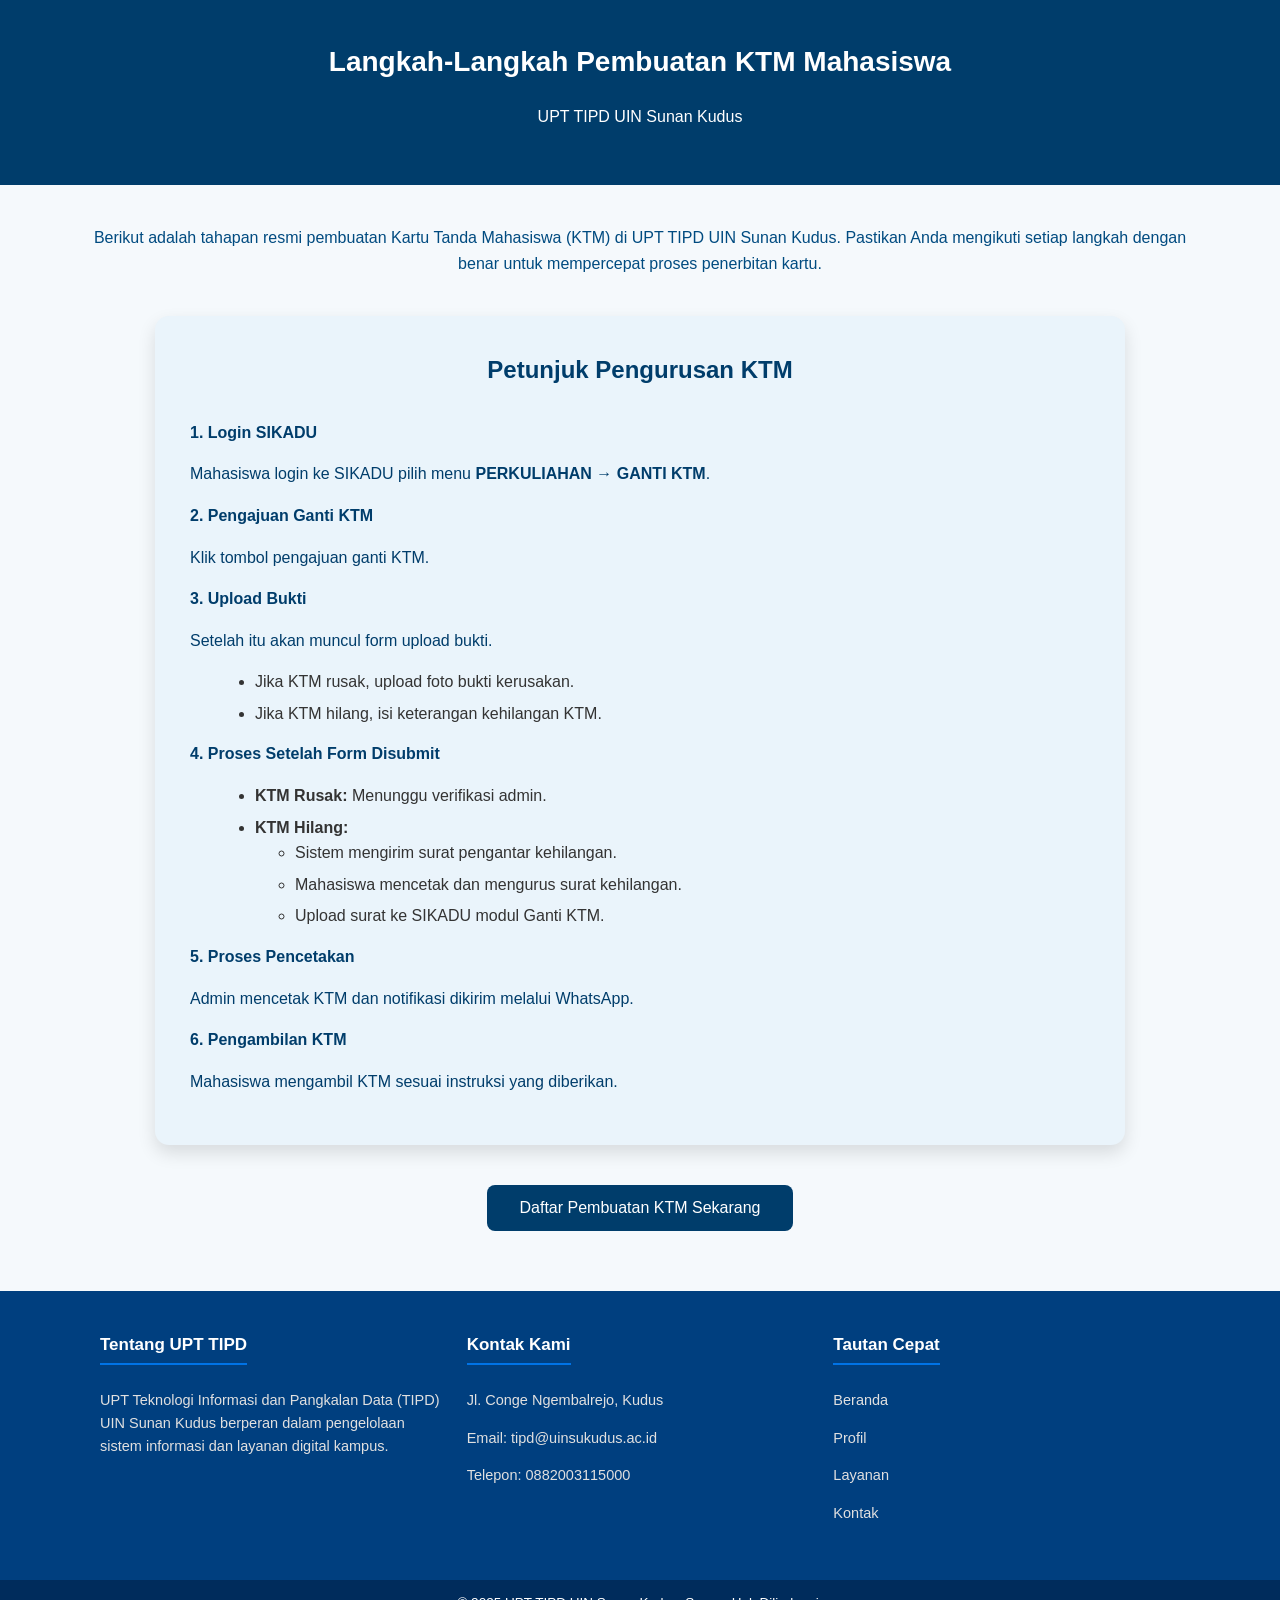
<file: pembuatan_ktm.html>
<!DOCTYPE html>
<html lang="id">
<head>
  <meta charset="UTF-8">
  <meta name="viewport" content="width=device-width, initial-scale=1.0">
  <title>Langkah Pembuatan KTM - UPT TIPD UIN Sunan Kudus</title>

  <style>
    /* ===== RESET & GLOBAL ===== */
    body {
      margin: 0;
      font-family: Arial, sans-serif;
      background-color: #f5f9fc;
      color: #003d6b;
      line-height: 1.6;
    }

    h1, h2, h3, h4 {
      margin-top: 0;
    }

    /* ===== HEADER ===== */
    header {
      background-color: #003d6b;
      color: white;
      text-align: center;
      padding: 40px 20px;
    }

    header h1 {
      font-size: 28px;
    }

    /* ===== CONTAINER ===== */
    .container {
      max-width: 1100px;
      margin: 40px auto;
      padding: 0 20px;
    }

    .intro {
      text-align: center;
      margin-bottom: 40px;
      color: #004b80;
    }

    /* ===== CARD KTM ===== */
    .steps {
      display: flex;
      justify-content: center;
    }

    .step-card {
      background-color: #eaf4fb;
      padding: 35px;
      border-radius: 14px;
      box-shadow: 0 8px 18px rgba(0, 0, 0, 0.12);
      width: 100%;
      max-width: 900px;
    }

    .step-card h2 {
      text-align: center;
      margin-bottom: 30px;
    }

    .step-card h4 {
      margin-bottom: 5px;
    }

    .sub-list {
      margin-left: 25px;
      margin-bottom: 15px;
      color: #333;
    }

    .sub-list li {
      margin-bottom: 6px;
    }

    /* ===== BUTTON ===== */
    .btn-wrapper {
      display: flex;
      justify-content: center;
      margin-top: 40px;
    }

    button {
      background-color: #003d6b;
      color: white;
      padding: 14px 32px;
      border: none;
      border-radius: 8px;
      font-size: 16px;
      cursor: pointer;
      transition: 0.3s;
    }

    button:hover {
      background-color: #005c99;
    }

    /* ===== FOOTER ===== */
    footer {
      background-color: #003f7f;
      color: white;
      margin-top: 60px;
    }

    .footer-container {
      max-width: 1100px;
      margin: auto;
      display: flex;
      flex-wrap: wrap;
      justify-content: space-between;
      padding: 30px 20px;
    }

    .footer-section {
      flex: 1 1 250px;
      margin: 10px;
    }

    .footer-section h3 {
      font-size: 17px;
      margin-bottom: 10px;
      border-bottom: 2px solid #0073e6;
      display: inline-block;
      padding-bottom: 4px;
    }

    .footer-section p,
    .footer-section a {
      font-size: 14.5px;
      color: #e0e0e0;
      text-decoration: none;
      line-height: 1.6;
    }

    .footer-section a:hover {
      text-decoration: underline;
      color: #aad4ff;
    }

    .footer-bottom {
      background-color: #002c5c;
      text-align: center;
      padding: 12px;
      font-size: 13.5px;
    }

    @media (max-width: 768px) {
      .footer-container {
        flex-direction: column;
        text-align: center;
      }
    }
  </style>
</head>
<body>

<!-- ===== HEADER ===== -->
<header>
  <h1>Langkah-Langkah Pembuatan KTM Mahasiswa</h1>
  <p>UPT TIPD UIN Sunan Kudus</p>
</header>

<!-- ===== CONTENT ===== -->
<div class="container">

  <div class="intro">
    <p>
      Berikut adalah tahapan resmi pembuatan Kartu Tanda Mahasiswa (KTM) di UPT TIPD UIN Sunan Kudus.
      Pastikan Anda mengikuti setiap langkah dengan benar untuk mempercepat proses penerbitan kartu.
    </p>
  </div>

  <div class="steps">
    <div class="step-card">

      <h2>Petunjuk Pengurusan KTM</h2>

      <h4>1. Login SIKADU</h4>
      <p>Mahasiswa login ke SIKADU pilih menu <b>PERKULIAHAN → GANTI KTM</b>.</p>

      <h4>2. Pengajuan Ganti KTM</h4>
      <p>Klik tombol pengajuan ganti KTM.</p>

      <h4>3. Upload Bukti</h4>
      <p>Setelah itu akan muncul form upload bukti.</p>

      <ul class="sub-list">
        <li>Jika KTM rusak, upload foto bukti kerusakan.</li>
        <li>Jika KTM hilang, isi keterangan kehilangan KTM.</li>
      </ul>

      <h4>4. Proses Setelah Form Disubmit</h4>
      <ul class="sub-list">
        <li><b>KTM Rusak:</b> Menunggu verifikasi admin.</li>
        <li><b>KTM Hilang:</b>
          <ul>
            <li>Sistem mengirim surat pengantar kehilangan.</li>
            <li>Mahasiswa mencetak dan mengurus surat kehilangan.</li>
            <li>Upload surat ke SIKADU modul Ganti KTM.</li>
          </ul>
        </li>
      </ul>

      <h4>5. Proses Pencetakan</h4>
      <p>Admin mencetak KTM dan notifikasi dikirim melalui WhatsApp.</p>

      <h4>6. Pengambilan KTM</h4>
      <p>Mahasiswa mengambil KTM sesuai instruksi yang diberikan.</p>

    </div>
  </div>

  <!-- BUTTON -->
  <div class="btn-wrapper">
    <button onclick="window.location.href='https://sikadu.iainkudus.ac.id/'">
      Daftar Pembuatan KTM Sekarang
    </button>
  </div>

</div>

<!-- ===== FOOTER ===== -->
<footer>
  <div class="footer-container">
    <div class="footer-section">
      <h3>Tentang UPT TIPD</h3>
      <p>
        UPT Teknologi Informasi dan Pangkalan Data (TIPD) UIN Sunan Kudus
        berperan dalam pengelolaan sistem informasi dan layanan digital kampus.
      </p>
    </div>

    <div class="footer-section">
      <h3>Kontak Kami</h3>
      <p>Jl. Conge Ngembalrejo, Kudus</p>
      <p>Email: <a href="mailto:tipd@uinsukudus.ac.id">tipd@uinsukudus.ac.id</a></p>
      <p>Telepon: 0882003115000</p>
    </div>

    <div class="footer-section">
      <h3>Tautan Cepat</h3>
      <p><a href="/index.html">Beranda</a></p>
      <p><a href="/index.html">Profil</a></p>
      <p><a href="/index.html">Layanan</a></p>
      <p><a href="/index.html">Kontak</a></p>
    </div>
  </div>

  <div class="footer-bottom">
    © 2025 UPT TIPD UIN Sunan Kudus. Semua Hak Dilindungi.
  </div>
</footer>

</body>
</html>
</file>
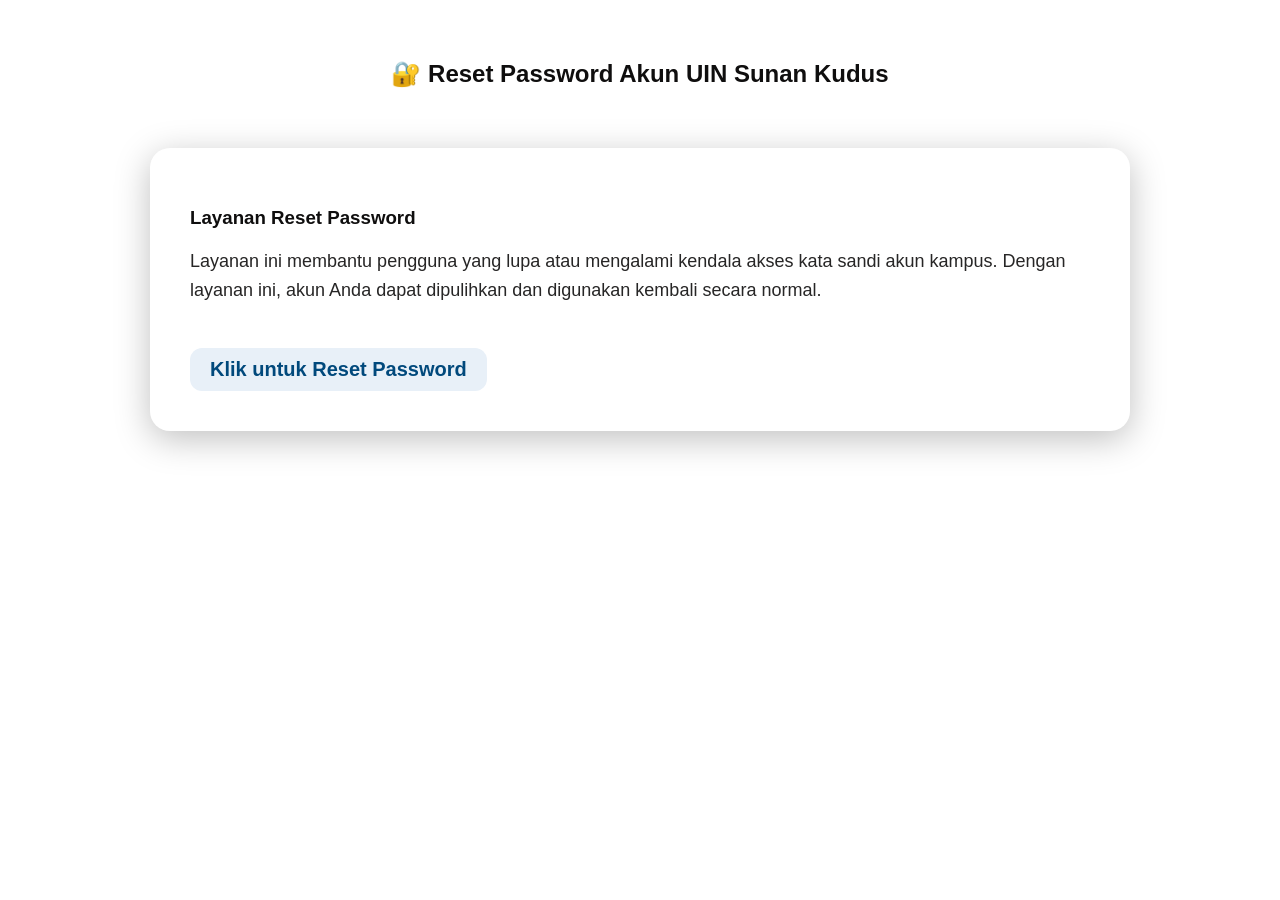
<file: reser_password.html>
<!DOCTYPE html>
<html lang="id">
<head>
<meta charset="UTF-8">
<title>Reset Password UIN Sunan Kudus</title>

<style>
    body {
        margin: 0;
        font-family: "Poppins", sans-serif;
        background: linear-gradient(135deg, #ffffff, #ffffff);
        color: #0f0e0e;
    }

    /* HEADER */
    header {
        padding: 40px 0;
        text-align: center;
    }

    header h1 {
        font-size: 42px;
        font-weight: 700;
        margin: 0;
        letter-spacing: 1px;
    }

    /* MAIN CONTENT */
    .container {
        max-width: 900px;
        margin: 0 auto;
        padding: 40px;
        background: rgba(255, 255, 255, 0.15);
        backdrop-filter: blur(10px);
        border-radius: 20px;
        box-shadow: 0 8px 35px rgba(0,0,0,0.25);
        margin-bottom: 80px;
    }

    .container h2 {
        font-size: 32px;
        margin-bottom: 15px;
        font-weight: 600;
    }

    .container p {
        font-size: 18px;
        line-height: 1.6;
        opacity: 0.9;
    }

    /* BUTTON */
    .btn {
        display: inline-block;
        padding: 10px 20px;
        background: #e8f0f8;
        border-radius: 12px;
        color: #01497c;
        font-weight: 600;
        font-size: 20px;
        text-decoration: none;
        margin-top: 25px;
        transition: 0.3s;
        cursor: pointer;
    }

    .btn:hover {
        background: #ebefff;
        transform: scale(1.07);
    }

    /* MODAL FULL */
    .modal-bg {
        display: none;
        position: fixed;
        top: 0; left: 0;
        width: 100%; height: 100%;
        backdrop-filter: blur(6px);
        background-color: rgba(0,0,0,0.45);
        justify-content: center;
        align-items: center;
        padding: 30px;
        z-index: 999;
    }

    .modal-box {
        width: 600px;
        max-height: 90%;
        overflow-y: auto;
        background: #fff;
        border-radius: 18px;
        padding: 35px;
        color: #333;
        animation: fadeIn 0.35s ease;
    }

    @keyframes fadeIn {
        from {opacity: 0; transform: translateY(20px);}
        to {opacity: 1; transform: translateY(0);}
    }

    .close {
        float: right;
        font-size: 26px;
        cursor: pointer;
        color: #555;
        font-weight: bold;
    }

    .modal-box h3 {
        font-size: 28px;
        color: #2250c4;
        margin-bottom: 15px;
    }

    pre {
        background: #f4f6ff;
        padding: 14px;
        border-radius: 10px;
        border-left: 6px solid #3164ff;
        font-size: 17px;
        margin-top: 10px;
        white-space: pre-wrap;
    }

     /* BOX PASTIKAN */
    .note {
        background: #fff8db;
        padding: 18px;
        border-radius: 12px;
        border-left: 6px solid #f0c400;
        margin-top: 20px;
        font-size: 16px;
        line-height: 1.7;
    }


    /* CONTACT */
    .contact {
        background: #eaf2ff;
        padding: 18px;
        border-radius: 10px;
        margin-top: 25px;
        text-align: center;
    }

    .contact a {
        text-decoration: none;
        color: #2250c4;
        font-weight: 600;
        font-size: 18px;
    }

    /* QR BOX */
    .qr-box {
        text-align: center;
        margin-top: 20px;
    }

    .qr-box img {
        width: 160px;
        border-radius: 12px;
        box-shadow: 0 5px 20px rgba(0,0,0,0.2);
    }

</style>
</head>

<body>

<header>
    <h2>🔐 Reset Password Akun UIN Sunan Kudus</h2>
</header>

<div class="container">
    <h3>Layanan Reset Password</h3>
    <p>
        Layanan ini membantu pengguna yang lupa atau mengalami kendala akses kata sandi akun kampus.
        Dengan layanan ini, akun Anda dapat dipulihkan dan digunakan kembali secara normal.
    </p>

    <a class="btn" onclick="openModal()">Klik untuk Reset Password</a>
</div>

<!-- MODAL -->
<div class="modal-bg" id="modal">
    <div class="modal-box">
        <span class="close" onclick="closeModal()">&times;</span>

        <h3>Format Reset Password</h3>
        <p>Kirim format berikut untuk melakukan reset:</p>

<pre>
ASK#RESET#NIM#PasswordBaru
</pre>

        <p><b>Contoh:</b></p>

<pre>
ASK#RESET#1234567890#PasswordBaru123
</pre>

        <p>
            Setelah pesan dikirim, sistem akan memproses permintaan Anda dan password akan diperbarui otomatis.
        </p>

        <!-- TAMBAHAN PASTIKAN -->
        <div class="note">
            <b>Pastikan:</b><br>
            • NIM dituliskan dengan benar<br>
            • Password baru mudah diingat namun tetap aman<br>
            • Tidak membagikan format reset kepada orang lain
        </div>

        <div class="contact">
            <p><b>Hubungi Admin:</b></p>
            <a href="https://wa.me/6281234567890" target="_blank">
                📞 +62 882-0031-15000
            </a>
        </div>

        <div class="qr-box">
            <p>Scan untuk menghubungi via WhatsApp:</p>
            <img src="barcord.jpg" alt="QR WA">
        </div>
    </div>
</div>

<script>
function openModal() {
    document.getElementById("modal").style.display = "flex";
}
function closeModal() {
    document.getElementById("modal").style.display = "none";
}
</script>

</body>
</html>
</file>
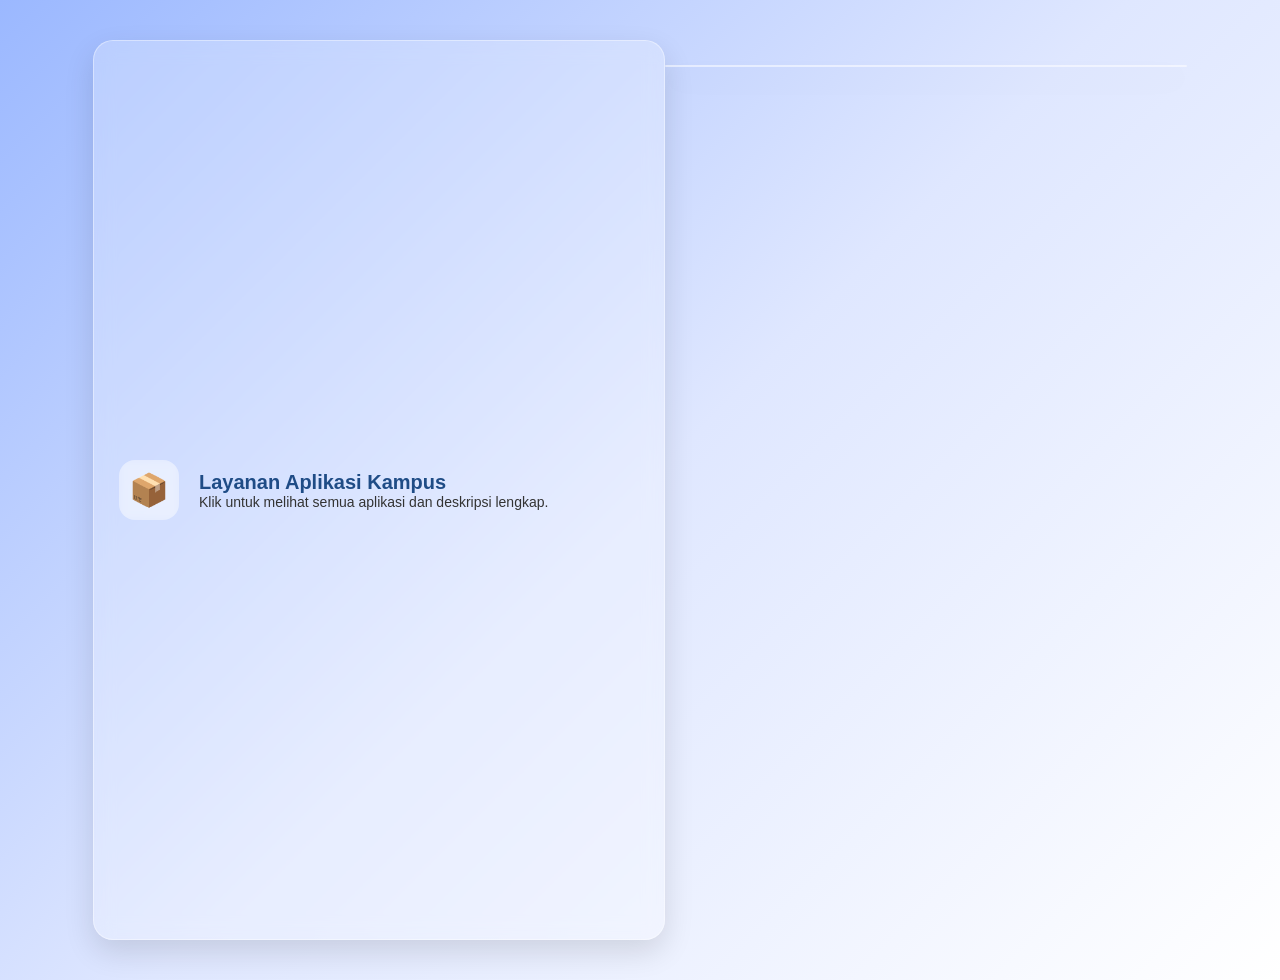
<file: sistem_informasi.html>
<!DOCTYPE html>
<html lang="en">
<head>
<meta charset="UTF-8">
<title>Glass Aplikasi</title>

<style>

body {
    margin: 0;
    padding: 40px;
    font-family: "Poppins", sans-serif;
    background: linear-gradient(135deg, #9bb8ff, #dfe7ff, #ffffff);
    height: 100vh;
    display: flex;
    justify-content: center;
}

/* =============== MAIN CARD GLASS =============== */

#toggleMain {
    display: none;
}

.glass-card {
    width: 520px;
    padding: 25px;
    border-radius: 20px;
    background: rgba(255,255,255,0.25);
    backdrop-filter: blur(10px);
    border: 1px solid rgba(255,255,255,0.4);
    box-shadow: 0 12px 30px rgba(0,0,0,0.12);
    cursor: pointer;
    transition: .3s;
    display: flex;
    gap: 20px;
    align-items: center;
}

.glass-card:hover {
    transform: translateY(-6px);
    box-shadow: 0 16px 40px rgba(0,0,0,0.18);
}

.glass-icon {
    width: 60px;
    height: 60px;
    background: rgba(255,255,255,0.35);
    border-radius: 16px;
    display: flex;
    justify-content: center;
    align-items: center;
    font-size: 32px;
    color: #1f4c86;
    backdrop-filter: blur(4px);
}

.glass-title {
    font-size: 20px;
    font-weight: 800;
    color: #1f4c86;
}

.glass-desc {
    font-size: 14px;
    color: #333;
}

/* =============== PANEL GLASS LIST =============== */

.panel {
    width: 520px;
    margin-top: 25px;
    border-radius: 20px;
    background: rgba(255,255,255,0.23);
    border: 1px solid rgba(255,255,255,0.4);
    backdrop-filter: blur(10px);
    box-shadow: 0 12px 30px rgba(0,0,0,0.12);
    max-height: 0;
    overflow: hidden;
    transition: max-height .55s ease;
}

#toggleMain:checked ~ .panel {
    max-height: 2000px;
}

/* =============== ITEM APLIKASI (GLASS) =============== */

.app-item {
    padding: 22px 25px;
    border-bottom: 1px solid rgba(255,255,255,0.35);
    display: flex;
    gap: 15px;
    align-items: flex-start;
}

.app-item:last-child {
    border-bottom: none;
}

.app-icon {
    width: 45px;
    height: 45px;
    background: rgba(255,255,255,0.35);
    border-radius: 12px;
    display: flex;
    justify-content: center;
    align-items: center;
    font-size: 24px;
    color: #1f4c86;
    backdrop-filter: blur(5px);
}

.app-info-title {
    font-size: 17px;
    font-weight: bold;
    color: #1f4c86;
}

.app-info-desc {
    font-size: 14px;
    margin-top: 4px;
    color: #333;
}

</style>
</head>

<body>

<!-- ===================== MAIN CARD ===================== -->
<input type="checkbox" id="toggleMain">

<label for="toggleMain" class="glass-card">
    <div class="glass-icon">📦</div>
    <div>
        <div class="glass-title">Layanan Aplikasi Kampus</div>
        <div class="glass-desc">Klik untuk melihat semua aplikasi dan deskripsi lengkap.</div>
    </div>
</label>

<!-- ===================== PANEL ===================== -->
<div class="panel">

    <div class="app-item">
        <div class="app-icon">🖥️</div>
        <div>
            <div class="app-info-title">SMURT</div>
            <div class="app-info-desc">Sistem monitoring berbasis web untuk administrasi kampus.</div>
        </div>
    </div>

    <div class="app-item">
        <div class="app-icon">📑</div>
        <div>
            <div class="app-info-title">PTSP</div>
            <div class="app-info-desc">Layanan administrasi terpadu satu pintu.</div>
        </div>
    </div>

    <div class="app-item">
        <div class="app-icon">🎓</div>
        <div>
            <div class="app-info-title">SIKADU</div>
            <div class="app-info-desc">Sistem akademik lengkap untuk mahasiswa dan dosen.</div>
        </div>
    </div>

    <div class="app-item">
        <div class="app-icon">📊</div>
        <div>
            <div class="app-info-title">Tracer Study</div>
            <div class="app-info-desc">Pelacakan alumni untuk mengetahui hasil lulusan.</div>
        </div>
    </div>

    <div class="app-item">
        <div class="app-icon">📚</div>
        <div>
            <div class="app-info-title">SINTA</div>
            <div class="app-info-desc">Sistem informasi indeks penelitian & publikasi dosen.</div>
        </div>
    </div>

</div>

</body>
</html>
</file>
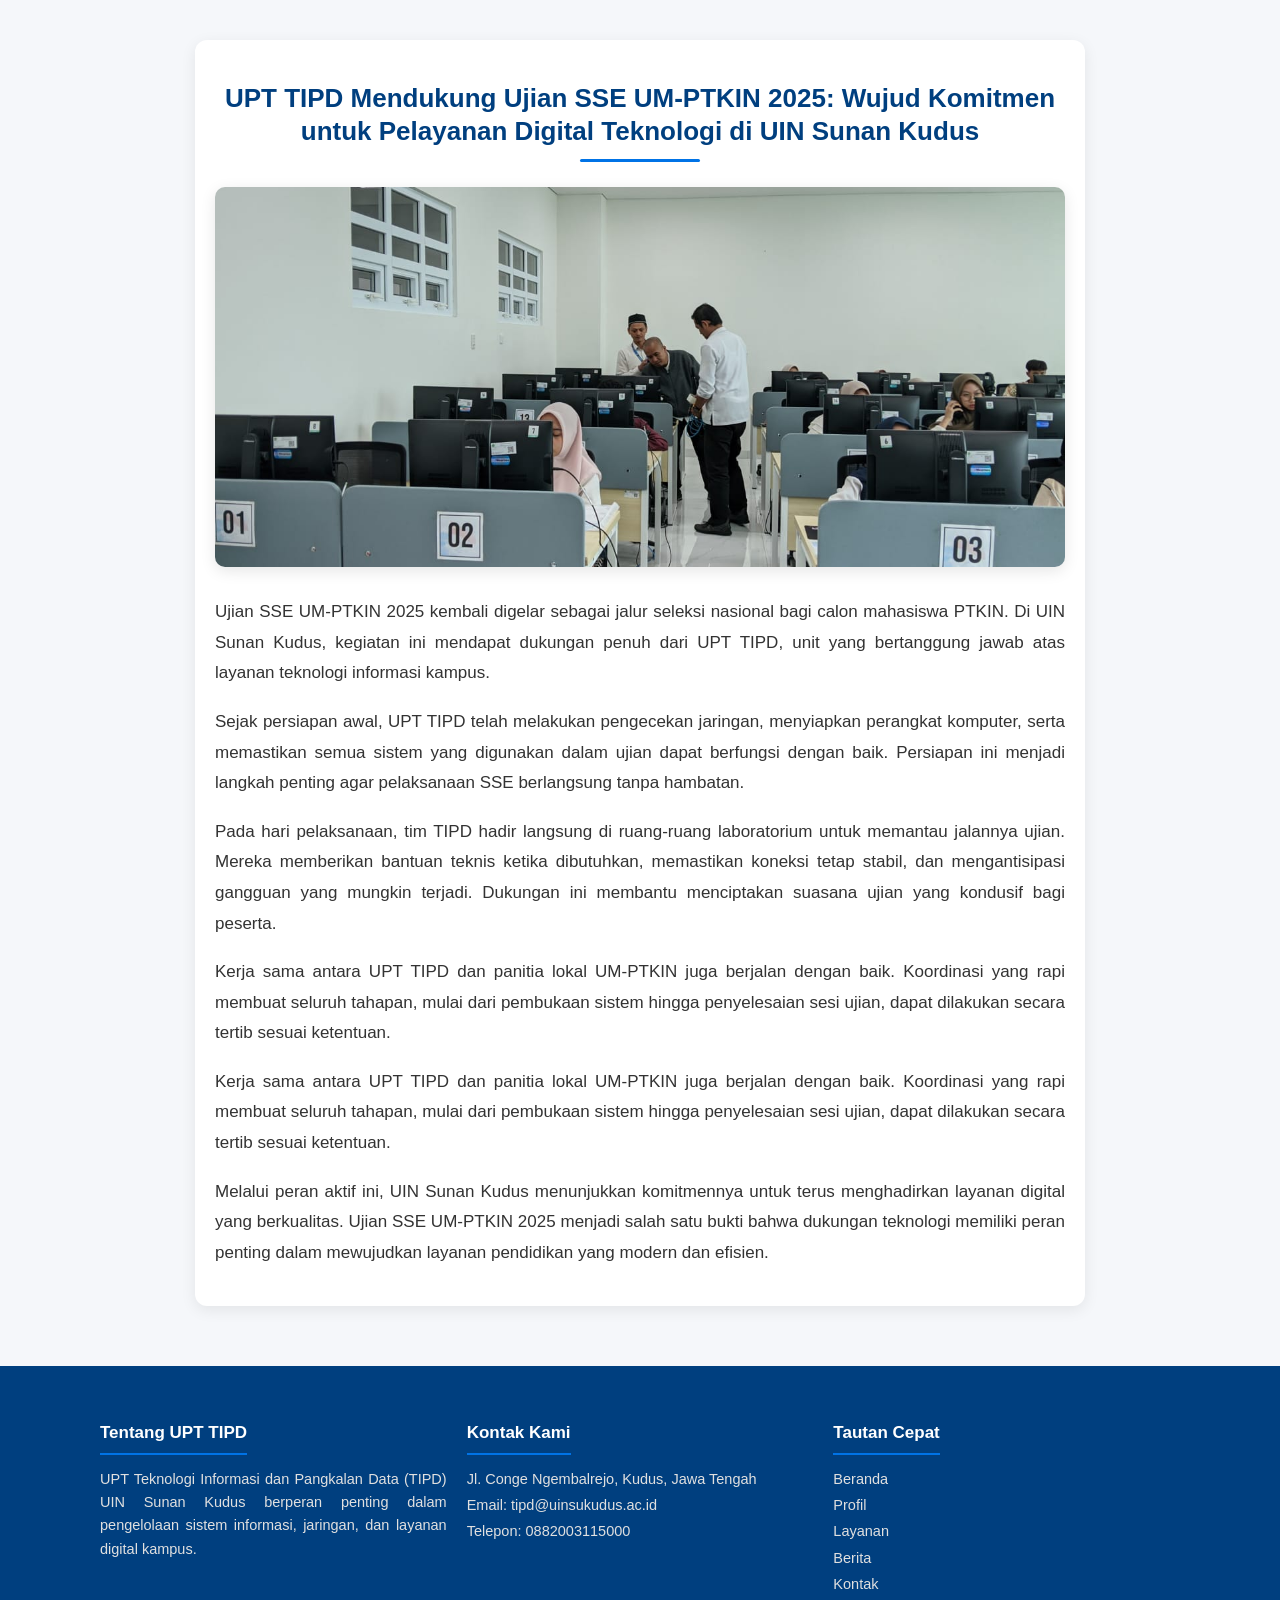
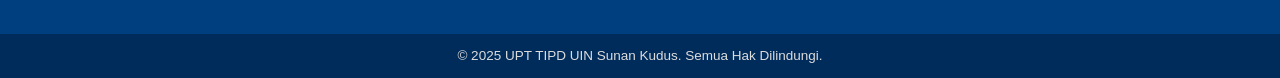
<file: ujian_see.html>
<!DOCTYPE html>
<html lang="id">
<head>
  <meta charset="UTF-8">
  <meta name="viewport" content="width=device-width, initial-scale=1.0">
  <title>ujian SEE-UMPTKIN</title>
  <style>
    /* ====== BODY DAN TEKS ====== */
    body {
      font-family: "Segoe UI", Arial, sans-serif;
      margin: 0;
      line-height: 1.8;
      color: #333;
      background-color: #f5f7fa;
      animation: fadeIn 1s ease-in-out;
    }

    @keyframes fadeIn {
      from { opacity: 0; transform: translateY(20px); }
      to { opacity: 1; transform: translateY(0); }
    }

    .container {
      max-width: 850px;
      margin: 40px auto;
      padding: 20px;
      background: #fff;
      border-radius: 12px;
      box-shadow: 0 4px 15px rgba(0,0,0,0.08);
    }

    h2 {
      color: #003f7f;
      text-align: center;
      margin-bottom: 10px;
      line-height: 1.3;
      font-size: 26px;
    }

    .subline {
      width: 120px;
      height: 3px;
      background-color: #0073e6;
      margin: 10px auto 25px;
      border-radius: 5px;
    }

    .hero-img {
      display: block;
      width: 100%;
      max-height: 380px;
      object-fit: cover;
      border-radius: 10px;
      box-shadow: 0 4px 15px rgba(0,0,0,0.1);
      margin-bottom: 30px;
    }

    h4 {
      color: #005bb5;
      margin-top: 30px;
      font-size: 20px;
      position: relative;
    }

    h4::before {
      content: "";
      position: absolute;
      width: 35px;
      height: 3px;
      background-color: #0073e6;
      bottom: -5px;
      left: 0;
      border-radius: 3px;
    }

    p {
      text-align: justify;
      margin-bottom: 18px;
      font-size: 17px;
    }

    /* ====== FOOTER PENUH tapi ramping ====== */
    footer {
      background-color: #003f7f;
      color: white;
      margin-top: 60px;
    }

    .footer-container {
      max-width: 1100px;
      margin: auto;
      display: flex;
      flex-wrap: wrap;
      justify-content: space-between;
      padding: 25px 20px; /* lebih kecil dari versi sebelumnya */
    }

    .footer-section {
      flex: 1 1 250px;
      margin: 10px;
    }

    .footer-section h3 {
      font-size: 17px;
      margin-bottom: 10px;
      color: #ffffff;
      border-bottom: 2px solid #0073e6;
      display: inline-block;
      padding-bottom: 4px;
    }

    .footer-section p, 
    .footer-section a {
      font-size: 14.5px;
      color: #e0e0e0;
      text-decoration: none;
      line-height: 1.6;
      margin: 3px 0;
    }

    .footer-section a:hover {
      color: #aad4ff;
      text-decoration: underline;
    }

    .footer-bottom {
      text-align: center;
      background-color: #002c5c;
      padding: 10px; /* dikurangi agar lebih tipis */
      font-size: 13.5px;
      color: #dcdcdc;
    }

    @media (max-width: 768px) {
      .footer-container {
        flex-direction: column;
        text-align: center;
      }
      .footer-section {
        margin: 10px 0;
      }
    }
  </style>
</head>
<body>

  <div class="container">
    <h2>UPT TIPD Mendukung Ujian SSE UM-PTKIN 2025: Wujud Komitmen untuk Pelayanan Digital Teknologi di UIN Sunan Kudus </h2>
    <div class="subline"></div>

    <img src="ujian_sse.jpg" alt="Pelatihan IT UIN Sunan Kudus" class="hero-img">

    <p>Ujian SSE UM-PTKIN 2025 kembali digelar sebagai jalur seleksi nasional bagi calon mahasiswa PTKIN. Di UIN Sunan Kudus, kegiatan ini mendapat dukungan penuh dari UPT TIPD, unit yang bertanggung jawab atas layanan teknologi informasi kampus.</p>
    <p>Sejak persiapan awal, UPT TIPD telah melakukan pengecekan jaringan, menyiapkan perangkat komputer, serta memastikan semua sistem yang digunakan dalam ujian dapat berfungsi dengan baik. Persiapan ini menjadi langkah penting agar pelaksanaan SSE berlangsung tanpa hambatan.</p>
    <p>Pada hari pelaksanaan, tim TIPD hadir langsung di ruang-ruang laboratorium untuk memantau jalannya ujian. Mereka memberikan bantuan teknis ketika dibutuhkan, memastikan koneksi tetap stabil, dan mengantisipasi gangguan yang mungkin terjadi. Dukungan ini membantu menciptakan suasana ujian yang kondusif bagi peserta.</p>
    <p>Kerja sama antara UPT TIPD dan panitia lokal UM-PTKIN juga berjalan dengan baik. Koordinasi yang rapi membuat seluruh tahapan, mulai dari pembukaan sistem hingga penyelesaian sesi ujian, dapat dilakukan secara tertib sesuai ketentuan.</p>
    <p>Kerja sama antara UPT TIPD dan panitia lokal UM-PTKIN juga berjalan dengan baik. Koordinasi yang rapi membuat seluruh tahapan, mulai dari pembukaan sistem hingga penyelesaian sesi ujian, dapat dilakukan secara tertib sesuai ketentuan.</p>
    <p>Melalui peran aktif ini, UIN Sunan Kudus menunjukkan komitmennya untuk terus menghadirkan layanan digital yang berkualitas. Ujian SSE UM-PTKIN 2025 menjadi salah satu bukti bahwa dukungan teknologi memiliki peran penting dalam mewujudkan layanan pendidikan yang modern dan efisien.</p>

  </div>

  <!-- ✅ FOOTER PENUH & RAMPING -->
  <footer>
    <div class="footer-container">
      <div class="footer-section">
        <h3>Tentang UPT TIPD</h3>
        <p>UPT Teknologi Informasi dan Pangkalan Data (TIPD) UIN Sunan Kudus berperan penting dalam pengelolaan sistem informasi, jaringan, dan layanan digital kampus.</p>
      </div>

      <div class="footer-section">
        <h3>Kontak Kami</h3>
        <p>Jl. Conge Ngembalrejo, Kudus, Jawa Tengah</p>
        <p>Email: <a href="mailto:tipd@uinsukudus.ac.id">tipd@uinsukudus.ac.id</a></p>
        <p>Telepon: 0882003115000</p>
      </div>

      <div class="footer-section">
        <h3>Tautan Cepat</h3>
        <p><a href="#beranda">Beranda</a></p>
        <p><a href="#profil">Profil</a></p>
        <p><a href="#layanan">Layanan</a></p>
        <p><a href="#berita">Berita</a></p>
        <p><a href="#kontak">Kontak</a></p>
      </div>
    </div>

    <div class="footer-bottom">
      © 2025 UPT TIPD UIN Sunan Kudus. Semua Hak Dilindungi.
    </div>
  </footer>

</body>

</html>
</file>
<file: style.css>
/* Reset dasar */
* {
  margin: 0;
  padding: 0;
  box-sizing: border-box;
  font-family: 'Segoe UI', sans-serif;
}

/* Header */
header {
  display: flex;
  justify-content: space-between;
  align-items: center;
  background-color: #01617c;
  color: white;
  padding: 15px 50px;
  flex-wrap: wrap;
}

.logo {
  display: flex;
  align-items: center;
}

.logo img {
  height: 60px;
  margin-right: 15px;
}

nav ul {
  list-style: none;
  display: flex;
  gap: 20px;
}

nav a {
  text-decoration: none;
  color: white;
  font-weight: bold;
  transition: 0.3s;
}

nav a:hover {
  color: #ffcb05;
}

/* Hero Section */
.hero {
  background: url('background.jpg') center/cover no-repeat;
  color: white;
  text-align: center;
  padding: 120px 40px;
}

.hero-text {
  background: rgba(151, 151, 151, 0.044);
  display: inline-block;
  padding: 30px;
  border-radius: 10px;
}

.hero h2 {
  font-size: 2.2rem;
  margin-bottom: 10px;
}

.btn {
  background-color: #ffcb05;
  color: #01497c;
  padding: 10px 20px;
  border-radius: 6px;
  text-decoration: none;
  font-weight: bold;
  margin-top: 10px;
  display: inline-block;
}

.btn:hover {
  background-color: #f1b900;
}

/* Konten Umum */
.content {
  padding: 60px 50px;
  text-align: center;
}

.content h2 {
  color: #01497c;
  margin-bottom: 20px;
}


/* Layanan */
.services .service-container {
  display: flex;
  justify-content: center;
  gap: 30px;
  flex-wrap: wrap;
}

.service-card {
  background: #e8f0f8;
  padding: 20px;
  border-radius: 10px;
  width: 280px;
  box-shadow: 0 3px 6px rgba(0,0,0,0.1);
}

.service-card h3 {
  color: #01497c;
  margin-bottom: 10px;
}

/* Berita */
.news-container {
  display: grid;
  grid-template-columns: repeat(auto-fit, minmax(280px, 1fr));
  gap: 20px;
}

.news-item {
  background: #f9f9f9;
  padding: 20px;
  border-radius: 10px;
  box-shadow: 0 2px 6px rgba(0,0,0,0.1);
  text-align: left;
}


.news-item img {
  width: 100%;
  height: 220px;
  object-fit: cover;
  border-radius: 10px;
  margin-top: 10px;
  background-color: #f5f5f5;
  display: block;
}


/* Kontak */
.contact p {
  margin: 10px 0;
  font-size: 1.1rem;
}

/* Footer */
footer {
  background-color: #013a63;
  color: white;
  text-align: center;
  padding: 15px;
}



.card-full {
  display: block;
  background-color: #d0e7f7;
  padding: 4px;
  border-radius: 8px;
  text-align: center;
  text-decoration: none;
  color: #003d6b;
  transition: 0.3s;
}
.card-full:hover {
  box-shadow: 0 8px 18px rgba(0,0,0,0.2);
  transform: translateY(-3px);
  cursor: pointer;
}

.layanan_lanj {
  text-decoration: none;
  color: #003f7f;
}

.layanan_img {
  max-width: 100%;
  height: auto;
}





.service-card {
  background: #e8f0f8;
  border-radius: 12px;
  padding: 20px;
  box-shadow: 0 4px 10px rgba(0,0,0,0.1);
  transition: transform 0.3s ease, box-shadow 0.3s ease;
}

.service-card:hover {
  transform: translateY(-8px);
  box-shadow: 0 8px 20px rgba(0,0,0,0.15);
}
</file>
